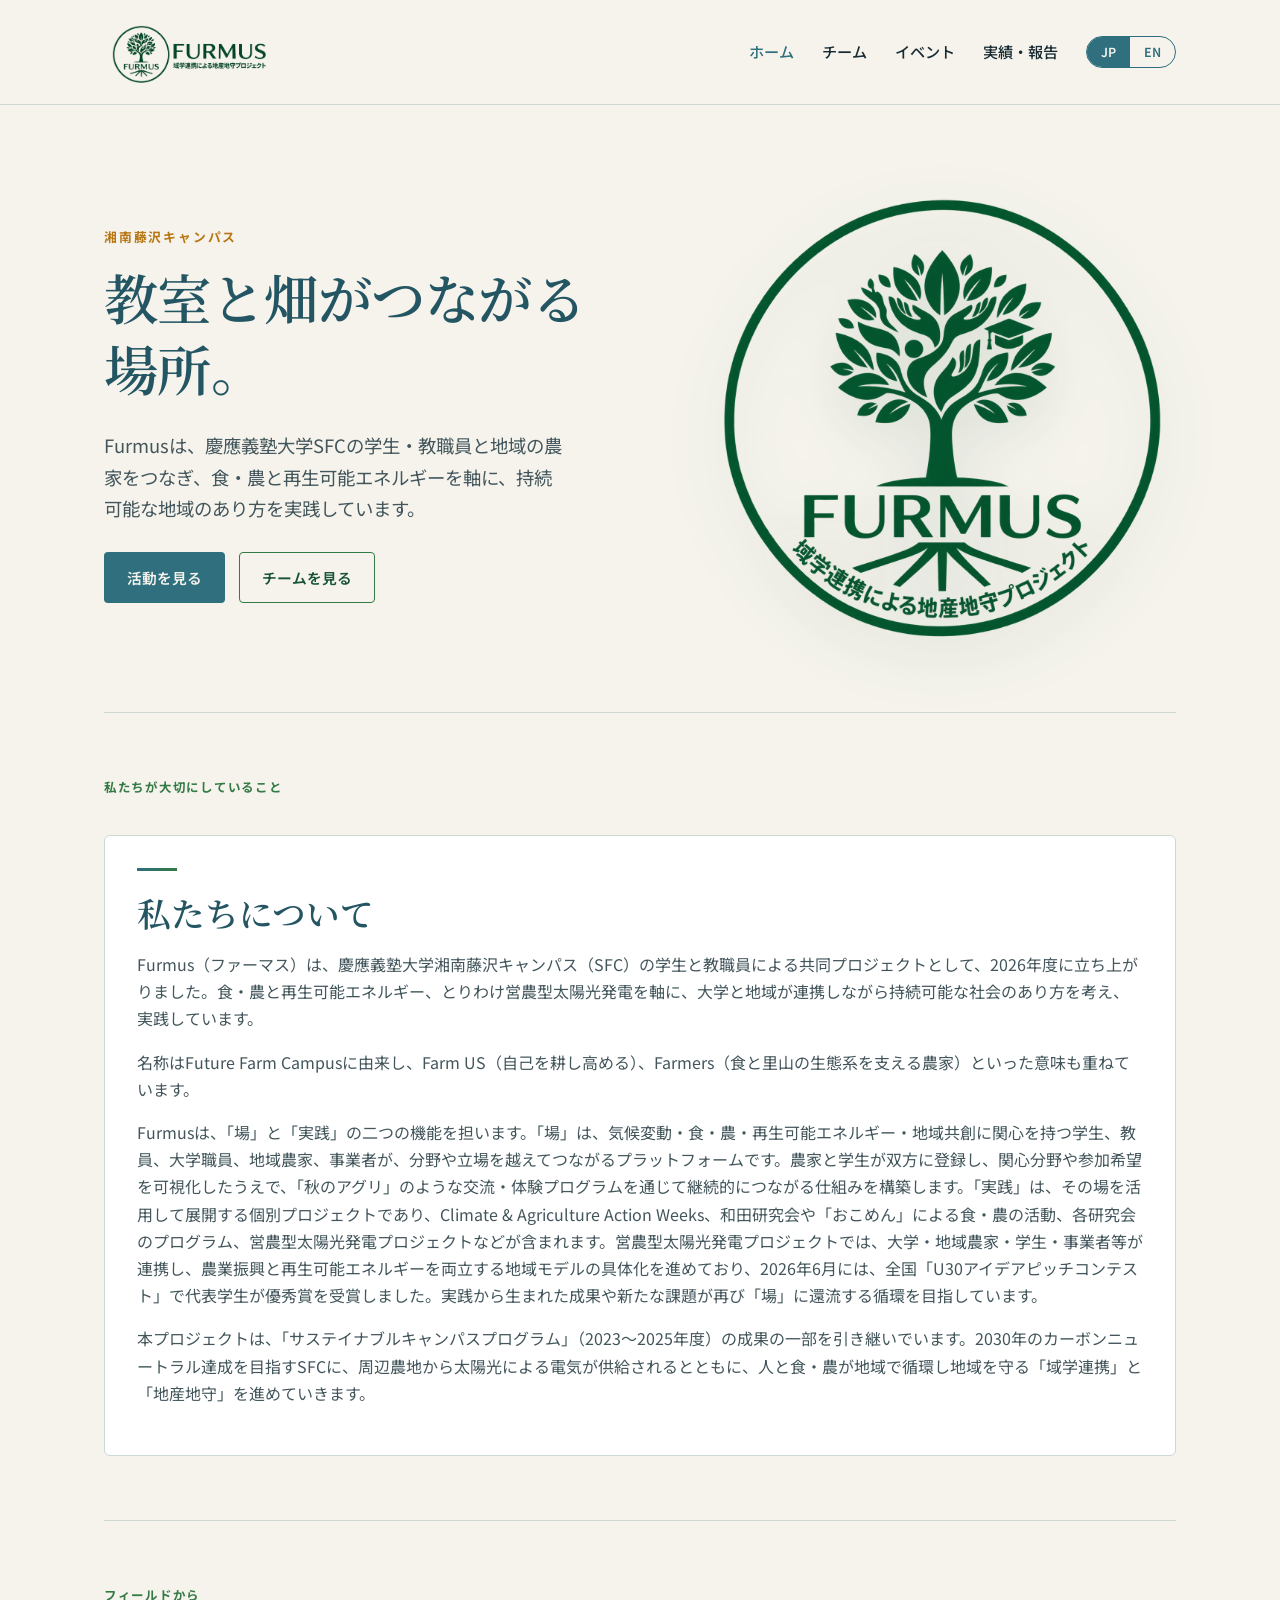
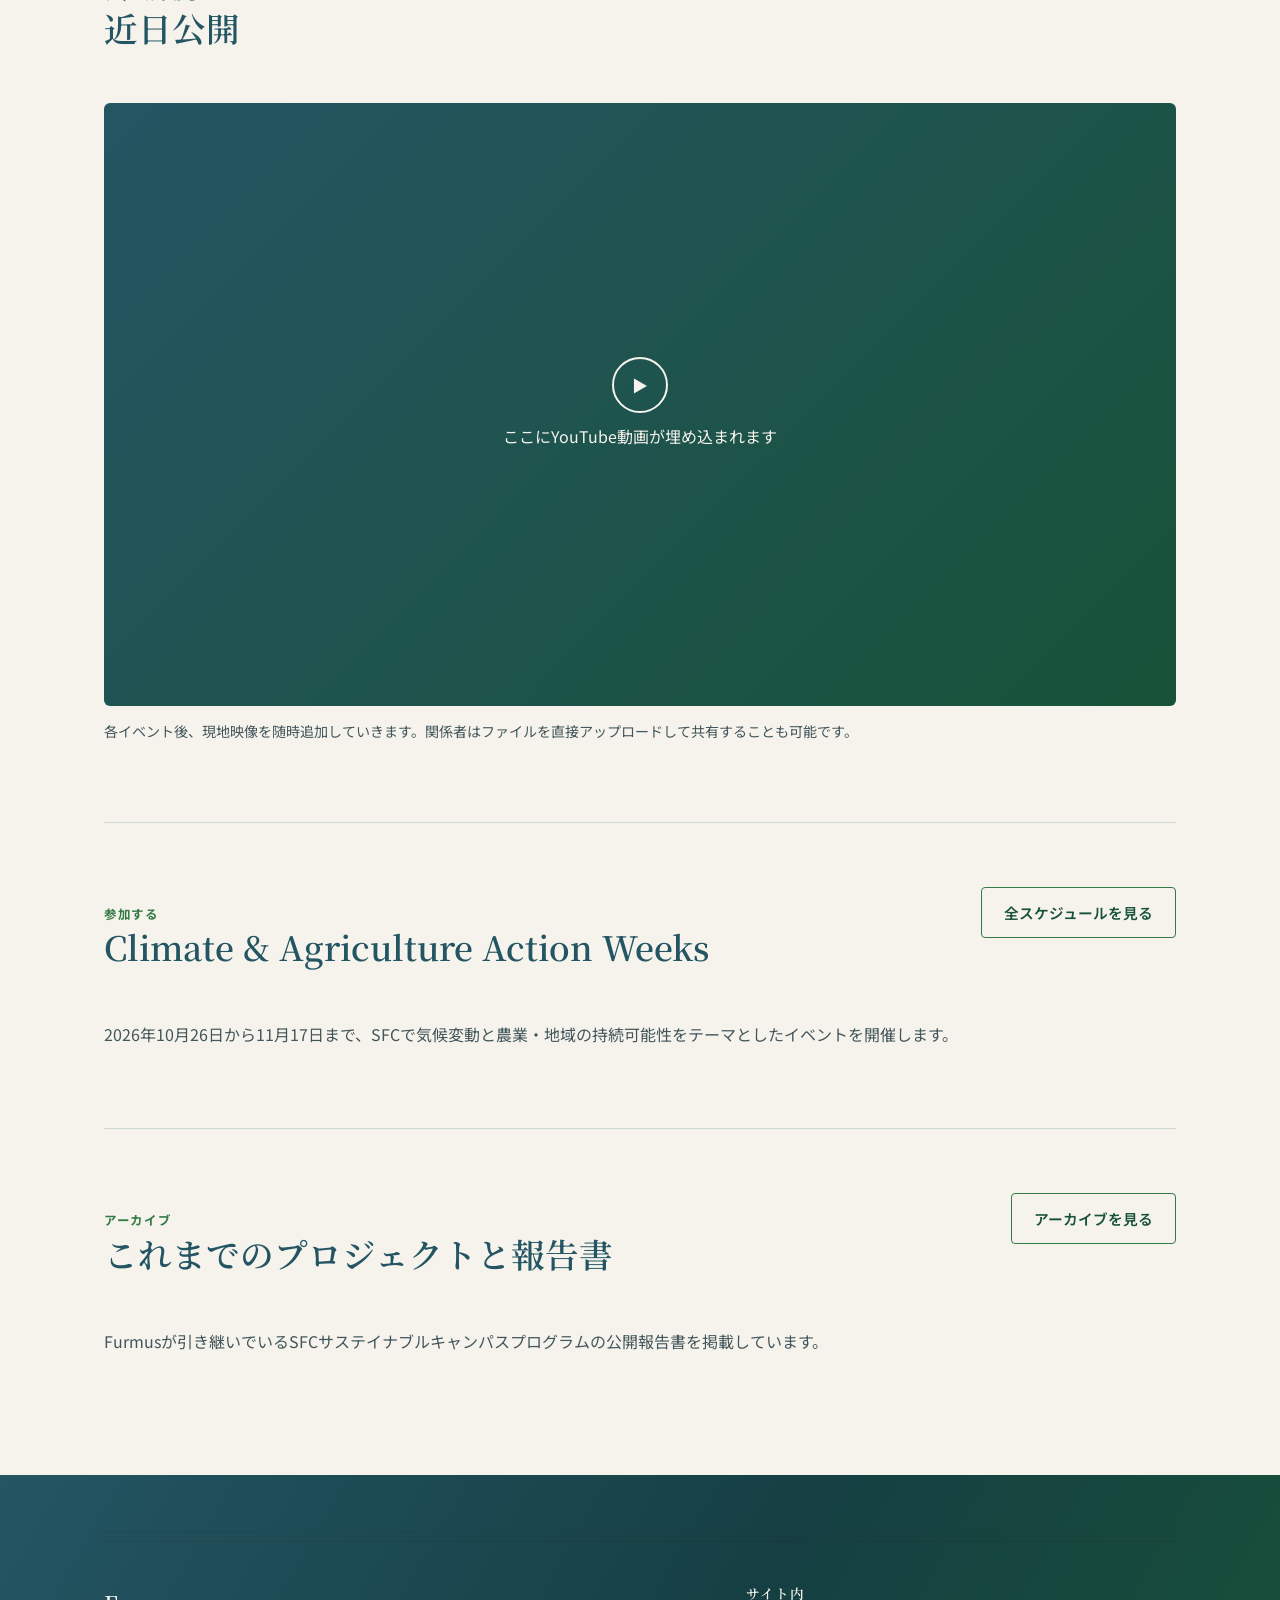
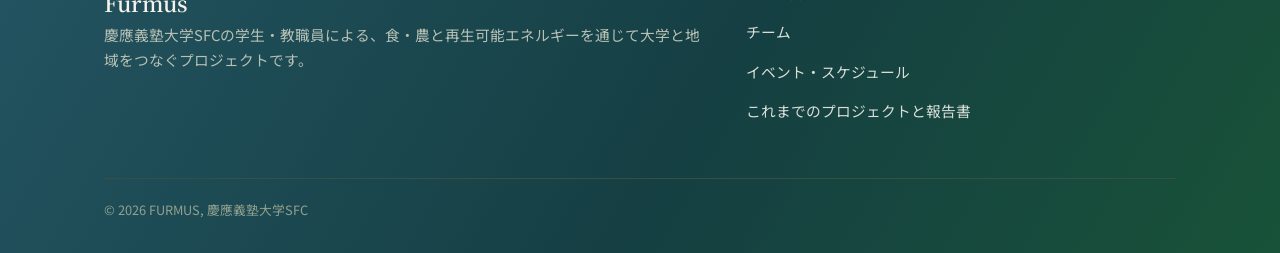
<file: index.html>
<!DOCTYPE html>
<html lang="ja">
<head>
<meta charset="UTF-8">
<meta name="viewport" content="width=device-width, initial-scale=1.0">
<title>Furmus — Keio SFC × Local Farmers</title>
<link rel="preconnect" href="https://fonts.googleapis.com">
<link href="https://fonts.googleapis.com/css2?family=Noto+Serif+JP:wght@500;600;700&family=Noto+Sans+JP:wght@400;500;700&display=swap" rel="stylesheet">
<link rel="stylesheet" href="styles.css">
</head>
<body>

<header class="site-header">
  <div class="wrap">
    <a href="index.html" class="brand">
      <img src="furmus-logo-horizontal.png" alt="FURMUS 域学連携による地産地守プロジェクト" class="brand-lockup">
    </a>
    <nav class="nav-main">
      <a href="index.html" class="active" data-en>Home</a>
      <a href="index.html" class="active" data-jp>ホーム</a>
      <a href="team.html" data-en>Team</a>
      <a href="team.html" data-jp>チーム</a>
      <a href="events.html" data-en>Events</a>
      <a href="events.html" data-jp>イベント</a>
      <a href="reports.html" data-en>Reports</a>
      <a href="reports.html" data-jp>実績・報告</a>
      <div class="lang-toggle">
        <button data-lang-btn="ja" class="is-active">JP</button>
        <button data-lang-btn="en">EN</button>
      </div>
    </nav>
    <button class="nav-toggle" aria-label="Toggle menu"><span></span><span></span><span></span></button>
  </div>
</header>

<div class="field-rule"></div>

<section class="hero">
  <div class="wrap hero-grid">
    <div>
      <div class="hero-eyebrow" data-en>Shonan Fujisawa Campus</div>
      <div class="hero-eyebrow" data-jp>湘南藤沢キャンパス</div>
      <h1 data-en>Where the classroom meets the field.</h1>
      <h1 data-jp>教室と畑がつながる場所。</h1>
      <p class="hero-lede" data-en>Furmus connects Keio SFC students, faculty, and staff with the farmers around the campus, working across food, farming, and renewable energy toward a region that sustains both.</p>
      <p class="hero-lede" data-jp>Furmusは、慶應義塾大学SFCの学生・教職員と地域の農家をつなぎ、食・農と再生可能エネルギーを軸に、持続可能な地域のあり方を実践しています。</p>
      <div class="hero-actions">
        <a href="events.html" class="btn btn-primary" data-en>See our programmes</a>
        <a href="events.html" class="btn btn-primary" data-jp>活動を見る</a>
        <a href="team.html" class="btn btn-outline" data-en>Meet the team</a>
        <a href="team.html" class="btn btn-outline" data-jp>チームを見る</a>
      </div>
    </div>
    <div class="hero-logo-wrap">
      <img src="furmus-logo.png" class="hero-logo" alt="FURMUS 域学連携による地産地守プロジェクト">
    </div>
  </div>
</section>

<div class="wrap"><hr class="field-divider"></div>

<section id="about">
  <div class="wrap">
    <div class="section-head">
      <div>
        <div class="section-label" data-en>What we stand for</div>
        <div class="section-label" data-jp>私たちが大切にしていること</div>
      </div>
    </div>
    <div class="mv-card">
      <h2 data-en>About us</h2>
      <h2 data-jp>私たちについて</h2>

      <p data-en>Furmus is a joint student and faculty project at Keio University's Shonan Fujisawa Campus, launched in 2026. It works where food and farming meet renewable energy, in particular agrivoltaics, where solar generation and cultivation share the same land, and it brings the campus and the surrounding region together to think through and practise what a sustainable society can look like.</p>
      <p data-jp>Furmus（ファーマス）は、慶應義塾大学湘南藤沢キャンパス（SFC）の学生と教職員による共同プロジェクトとして、2026年度に立ち上がりました。食・農と再生可能エネルギー、とりわけ営農型太陽光発電を軸に、大学と地域が連携しながら持続可能な社会のあり方を考え、実践しています。</p>

      <p data-en>The name comes from Future Farm Campus, and carries two further readings: Farm US, cultivating and raising ourselves, and Farmers, the people who sustain the food and satoyama ecosystems around the campus.</p>
      <p data-jp>名称はFuture Farm Campusに由来し、Farm US（自己を耕し高める）、Farmers（食と里山の生態系を支える農家）といった意味も重ねています。</p>

      <p data-en>Furmus is built to be two things at once. It is a place: a platform where students, faculty, university staff, local farmers, and businesses register, make their interests and availability visible, and stay connected through exchange programmes such as Aki no Agri. It is also a practice: the individual projects run on that platform, including Climate &amp; Agriculture Action Weeks, food and farming activities with the Wada Seminar and Okomen, programmes from individual seminars, and the agrivoltaics project. In that project, the university, local farmers, students, and businesses are working toward a regional model that combines agricultural development with renewable energy, and in June 2026 a student representative received an Excellence Award at the national U30 Idea Pitch Contest. Results and new questions from those projects flow back into the platform, and the cycle continues.</p>
      <p data-jp>Furmusは、「場」と「実践」の二つの機能を担います。「場」は、気候変動・食・農・再生可能エネルギー・地域共創に関心を持つ学生、教員、大学職員、地域農家、事業者が、分野や立場を越えてつながるプラットフォームです。農家と学生が双方に登録し、関心分野や参加希望を可視化したうえで、「秋のアグリ」のような交流・体験プログラムを通じて継続的につながる仕組みを構築します。「実践」は、その場を活用して展開する個別プロジェクトであり、Climate &amp; Agriculture Action Weeks、和田研究会や「おこめん」による食・農の活動、各研究会のプログラム、営農型太陽光発電プロジェクトなどが含まれます。営農型太陽光発電プロジェクトでは、大学・地域農家・学生・事業者等が連携し、農業振興と再生可能エネルギーを両立する地域モデルの具体化を進めており、2026年6月には、全国「U30アイデアピッチコンテスト」で代表学生が優秀賞を受賞しました。実践から生まれた成果や新たな課題が再び「場」に還流する循環を目指しています。</p>

      <p data-en>The project carries forward part of the Sustainable Campus Program (2023 to 2025). SFC is working toward carbon neutrality by 2030, and Furmus is building toward a model in which neighbouring farmland supplies the campus with solar electricity while people, food, and farming circulate within the region: collaboration between region and university (域学連携), and producing locally in order to protect locally (地産地守).</p>
      <p data-jp>本プロジェクトは、「サステイナブルキャンパスプログラム」（2023〜2025年度）の成果の一部を引き継いでいます。2030年のカーボンニュートラル達成を目指すSFCに、周辺農地から太陽光による電気が供給されるとともに、人と食・農が地域で循環し地域を守る「域学連携」と「地産地守」を進めていきます。</p>
    </div>
  </div>
</section>

<div class="wrap"><hr class="field-divider"></div>

<section id="video">
  <div class="wrap">
    <div class="section-head">
      <div>
        <div class="section-label" data-en>From the field</div>
        <div class="section-label" data-jp>フィールドから</div>
        <h2 data-en>Coming soon</h2>
        <h2 data-jp>近日公開</h2>
      </div>
    </div>
    <div class="video-frame">
      <!-- Replace src below with the project's actual YouTube embed link -->
      <div class="video-placeholder">
        <div class="play-dot">▶</div>
        <span data-en>YouTube video will be embedded here</span>
        <span data-jp>ここにYouTube動画が埋め込まれます</span>
      </div>
      <!-- <iframe src="https://www.youtube.com/embed/VIDEO_ID" title="Furmus" allowfullscreen></iframe> -->
    </div>
    <p class="upload-note" data-en>Field recordings and event footage are added here after each event. Collaborators can also upload files directly for the team to review.</p>
    <p class="upload-note" data-jp>各イベント後、現地映像を随時追加していきます。関係者はファイルを直接アップロードして共有することも可能です。</p>
  </div>
</section>

<div class="wrap"><hr class="field-divider"></div>

<section>
  <div class="wrap">
    <div class="section-head">
      <div>
        <div class="section-label" data-en>Get involved</div>
        <div class="section-label" data-jp>参加する</div>
        <h2 data-en>Climate &amp; Agriculture Action Weeks</h2>
        <h2 data-jp>Climate &amp; Agriculture Action Weeks</h2>
      </div>
      <a href="events.html" class="btn btn-outline" data-en>View full schedule</a>
      <a href="events.html" class="btn btn-outline" data-jp>全スケジュールを見る</a>
    </div>
    <p data-en>From 26 October to 17 November 2026, FURMUS will host events at SFC on climate change and the sustainability of agriculture and local communities.</p>
    <p data-jp>2026年10月26日から11月17日まで、SFCで気候変動と農業・地域の持続可能性をテーマとしたイベントを開催します。</p>
  </div>
</section>

<div class="wrap"><hr class="field-divider"></div>

<section>
  <div class="wrap">
    <div class="section-head">
      <div>
        <div class="section-label" data-en>Archive</div>
        <div class="section-label" data-jp>アーカイブ</div>
        <h2 data-en>Previous projects and reports</h2>
        <h2 data-jp>これまでのプロジェクトと報告書</h2>
      </div>
      <a href="reports.html" class="btn btn-outline" data-en>Open the archive</a>
      <a href="reports.html" class="btn btn-outline" data-jp>アーカイブを見る</a>
    </div>
    <p data-en>Published reports from the SFC Sustainable Campus Program, the programme Furmus carries forward.</p>
    <p data-jp>Furmusが引き継いでいるSFCサステイナブルキャンパスプログラムの公開報告書を掲載しています。</p>
  </div>
</section>

<footer class="site-footer" id="contact">
  <div class="wrap">
    <div class="field-rule"></div>
    <div class="footer-grid">
      <div>
        <a href="index.html" class="brand">Furmus</a>
        <p data-en>A Keio SFC student and faculty project connecting the campus with the surrounding region through food, farming, and renewable energy.</p>
        <p data-jp>慶應義塾大学SFCの学生・教職員による、食・農と再生可能エネルギーを通じて大学と地域をつなぐプロジェクトです。</p>
      </div>
      <div>
        <h4 data-en>Explore</h4>
        <h4 data-jp>サイト内</h4>
        <p><a href="team.html" data-en>Team</a><a href="team.html" data-jp>チーム</a></p>
        <p><a href="events.html" data-en>Events &amp; Schedule</a><a href="events.html" data-jp>イベント・スケジュール</a></p>
        <p><a href="reports.html" data-en>Previous projects &amp; reports</a><a href="reports.html" data-jp>これまでのプロジェクトと報告書</a></p>
      </div>
    </div>
    <div class="footer-bottom">
      <span data-en>© 2026 FURMUS, Keio University SFC.</span>
      <span data-jp>© 2026 FURMUS, 慶應義塾大学SFC</span>
    </div>
  </div>
</footer>

<script src="script.js"></script>
</body>
</html>
</file>
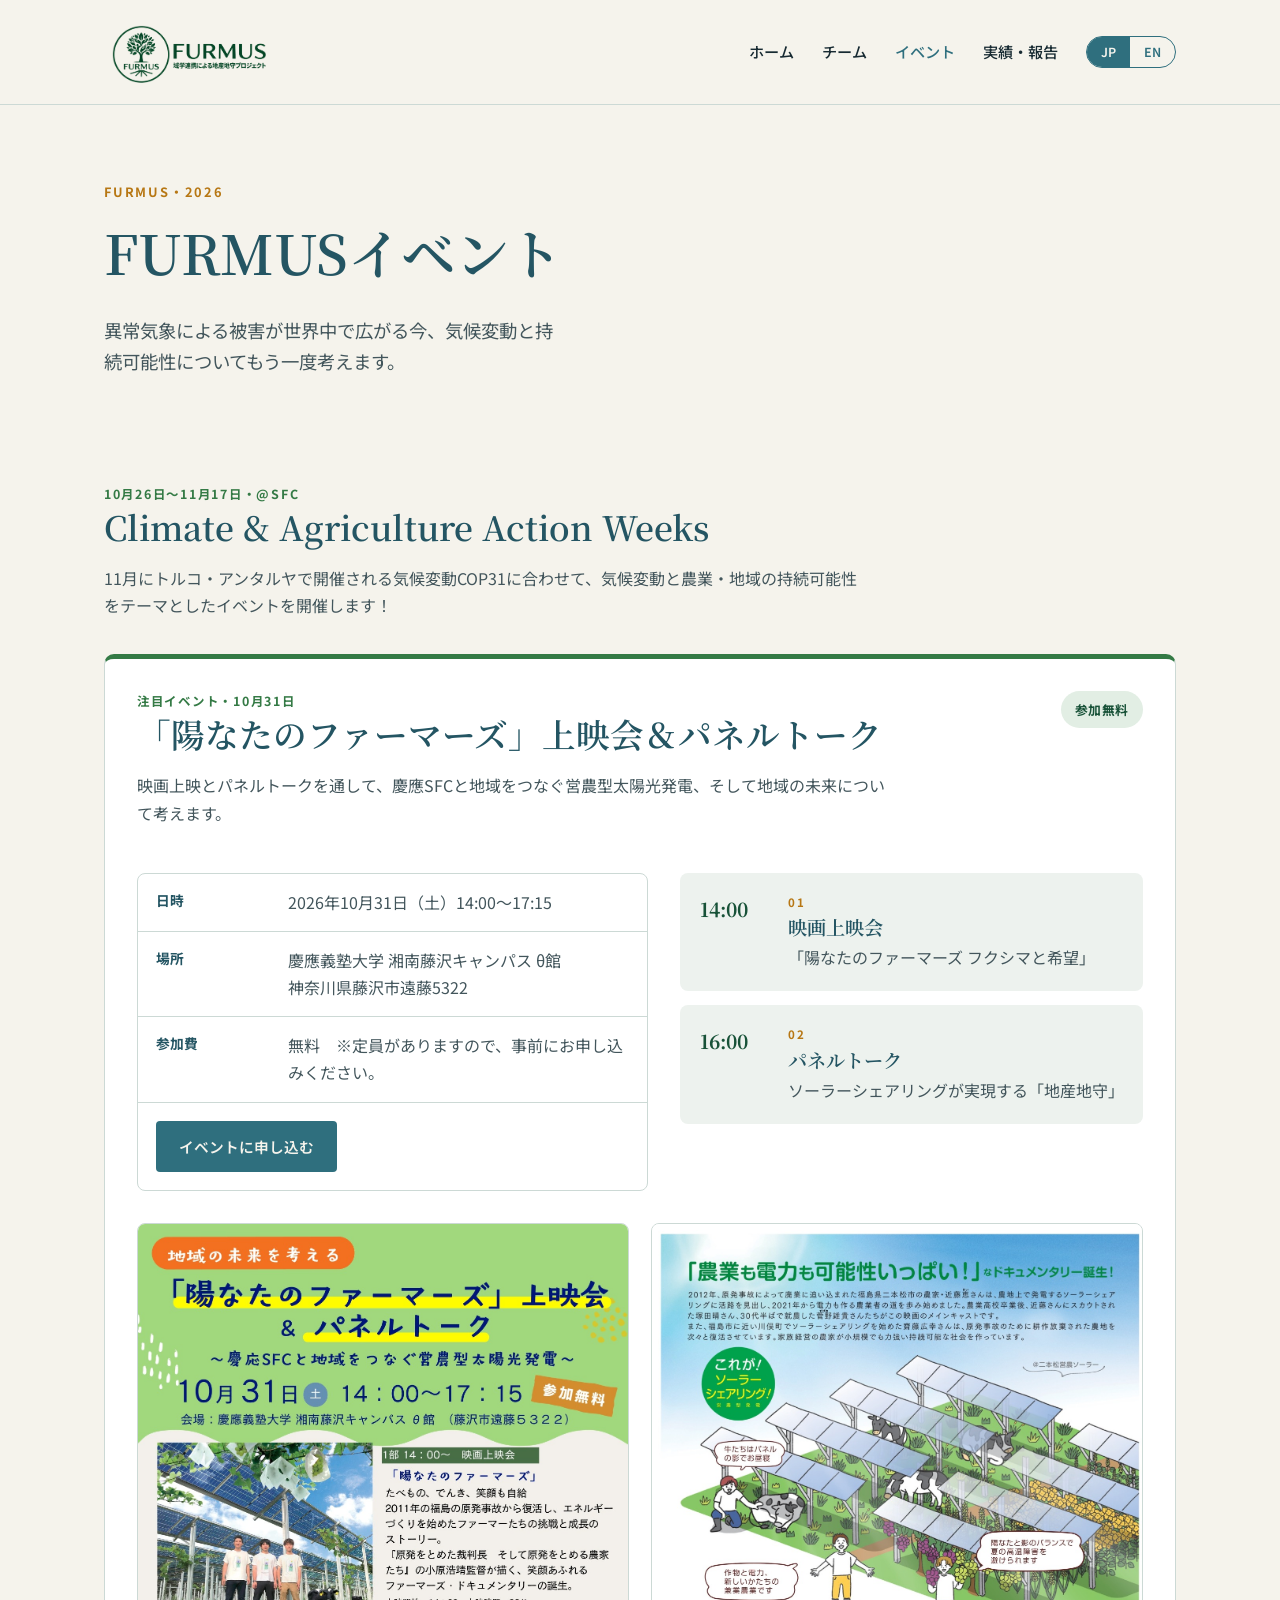
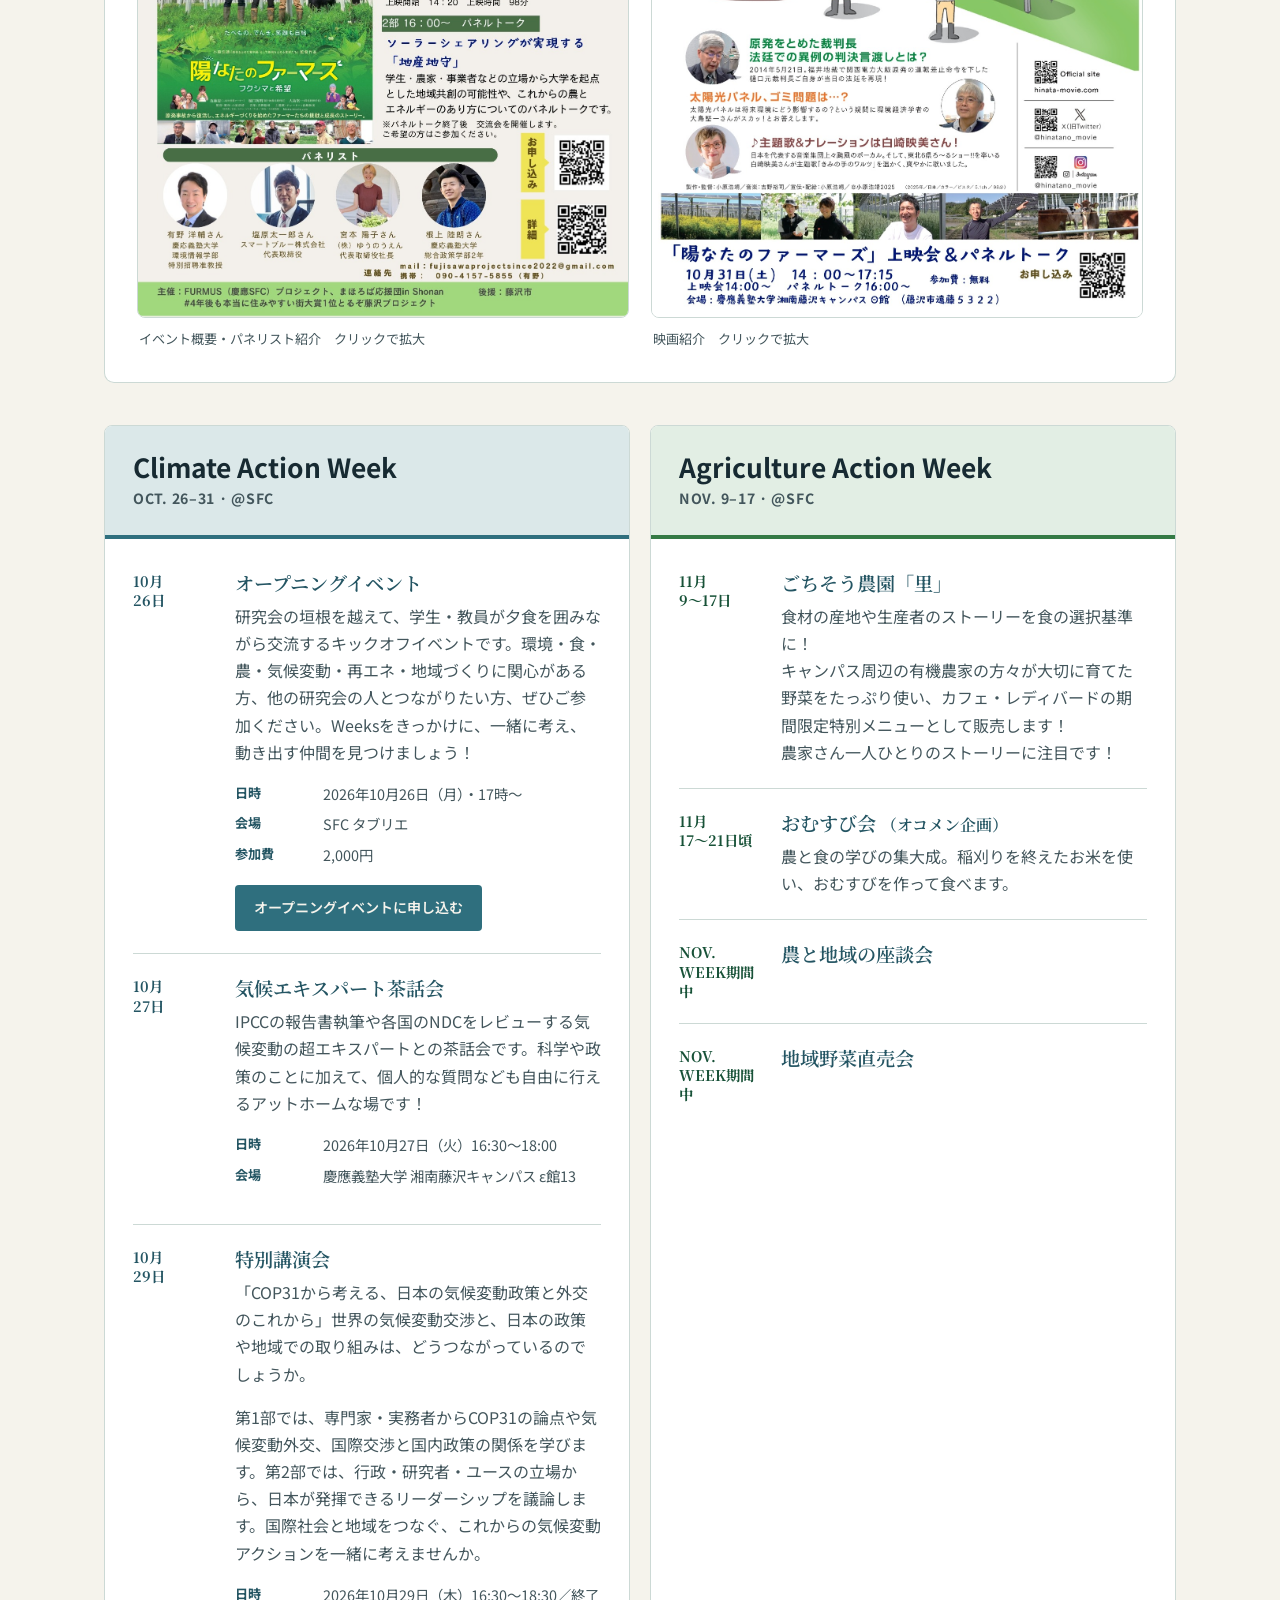
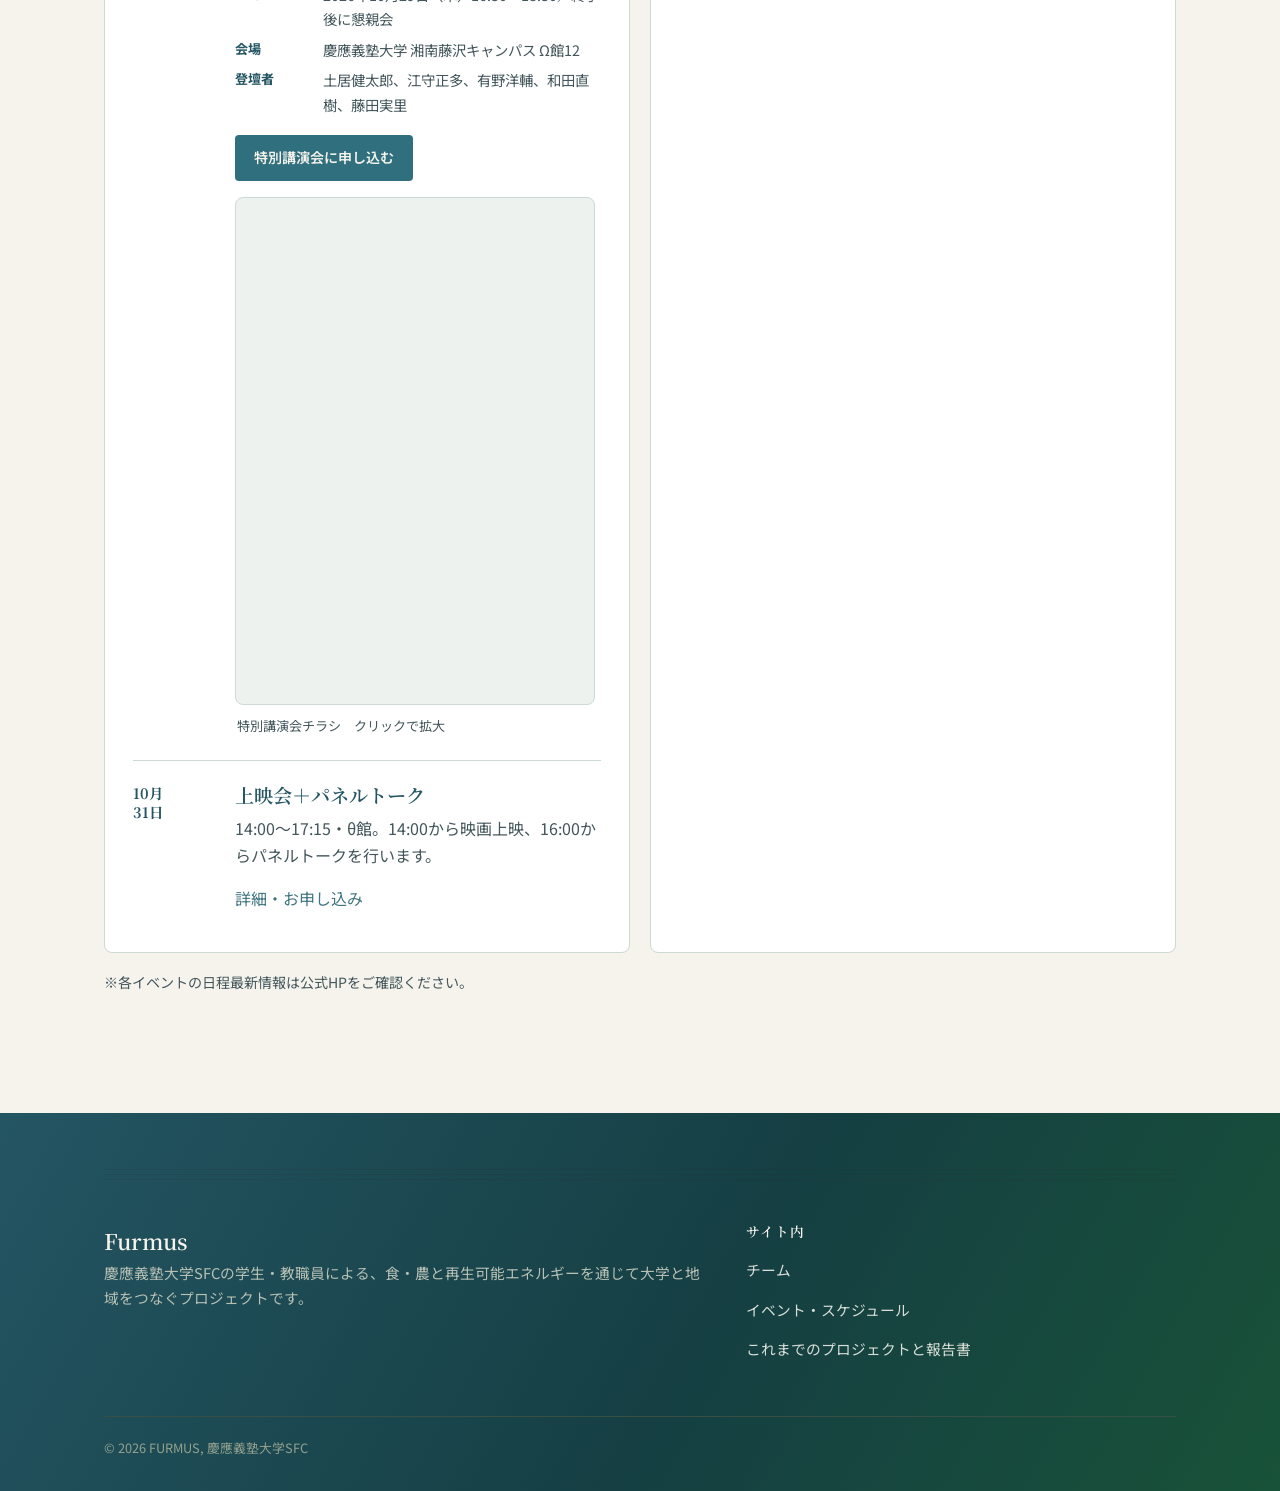
<file: event-detail.html>
<!DOCTYPE html>
<html lang="ja">
<head>
<meta charset="UTF-8">
<meta name="viewport" content="width=device-width, initial-scale=1.0">
<meta http-equiv="refresh" content="0; url=events.html">
<title>FURMUS Events 2026</title>
<link rel="canonical" href="events.html">
<link rel="stylesheet" href="styles.css">
</head>
<body>
  <main>
    <section>
      <div class="wrap">
        <h1>FURMUS Events 2026</h1>
        <p><a href="events.html">イベントページへ移動します / Continue to the events page</a></p>
      </div>
    </section>
  </main>
</body>
</html>
</file>
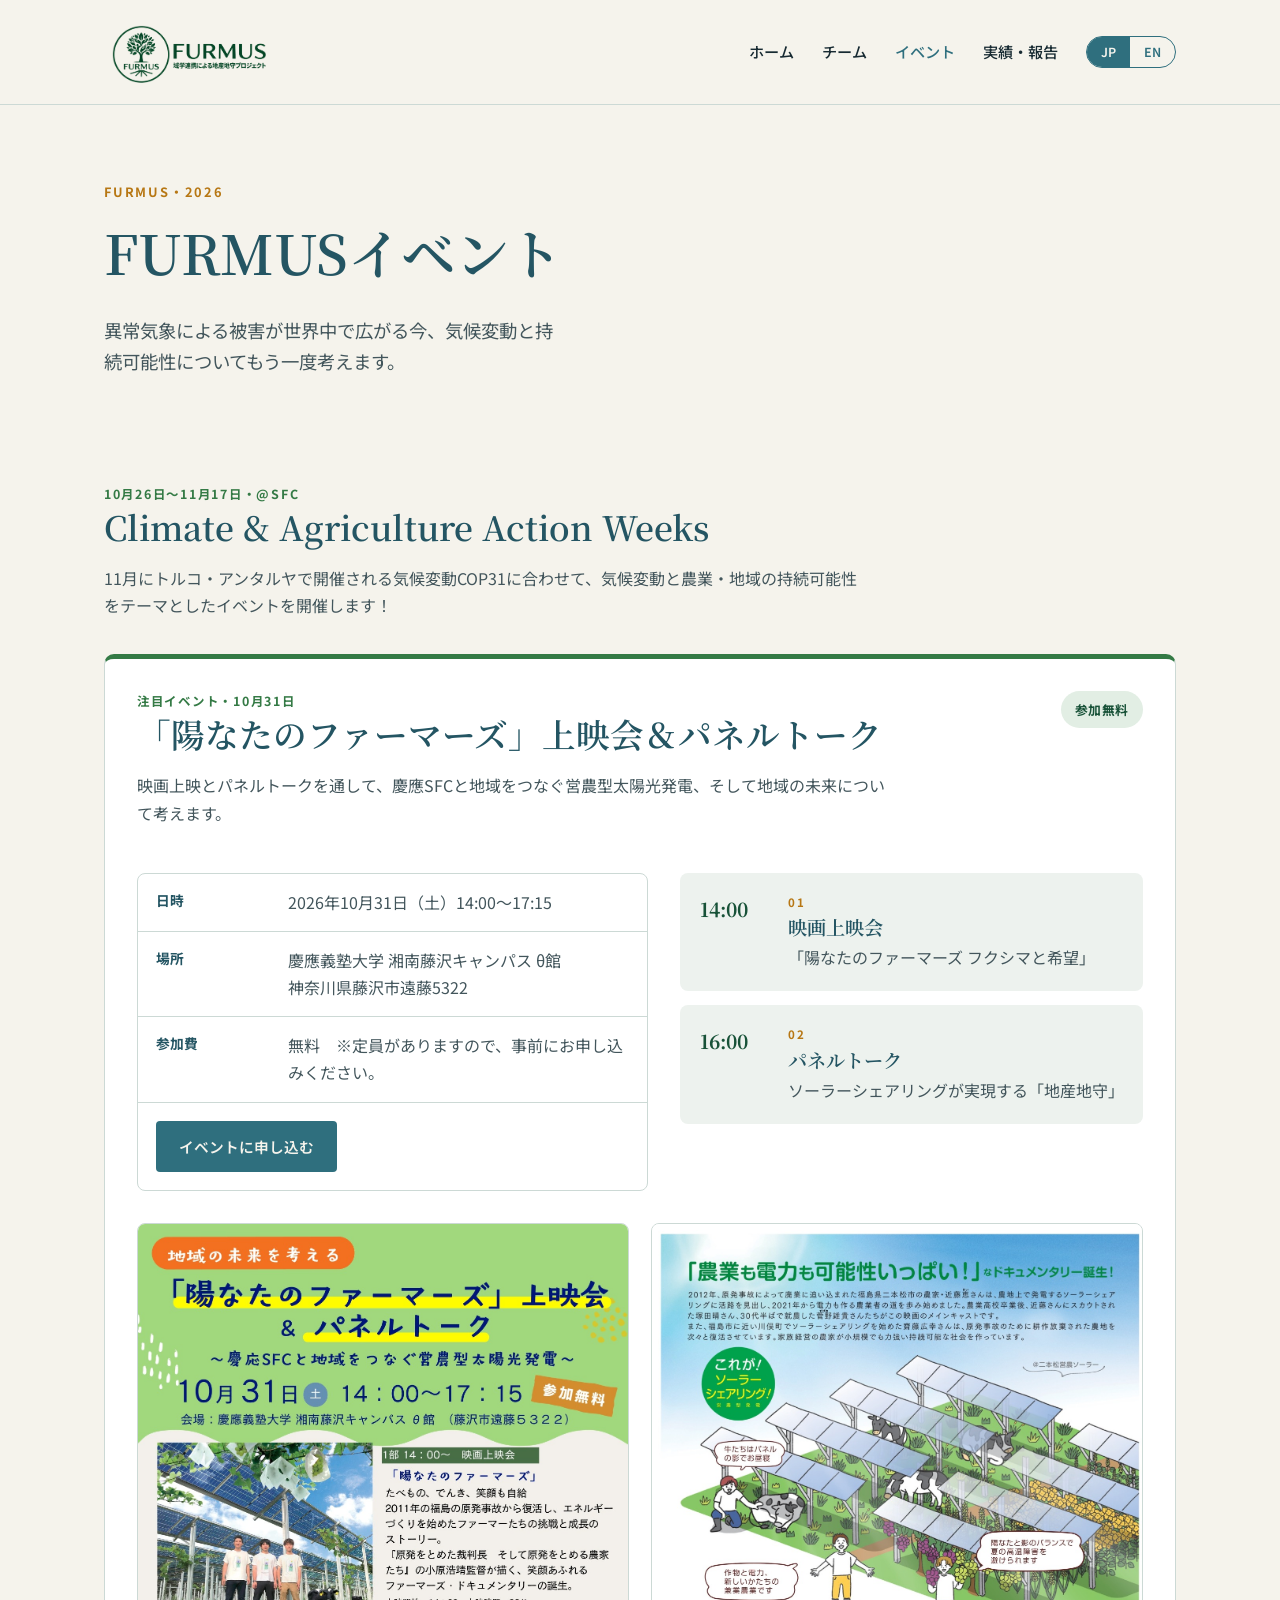
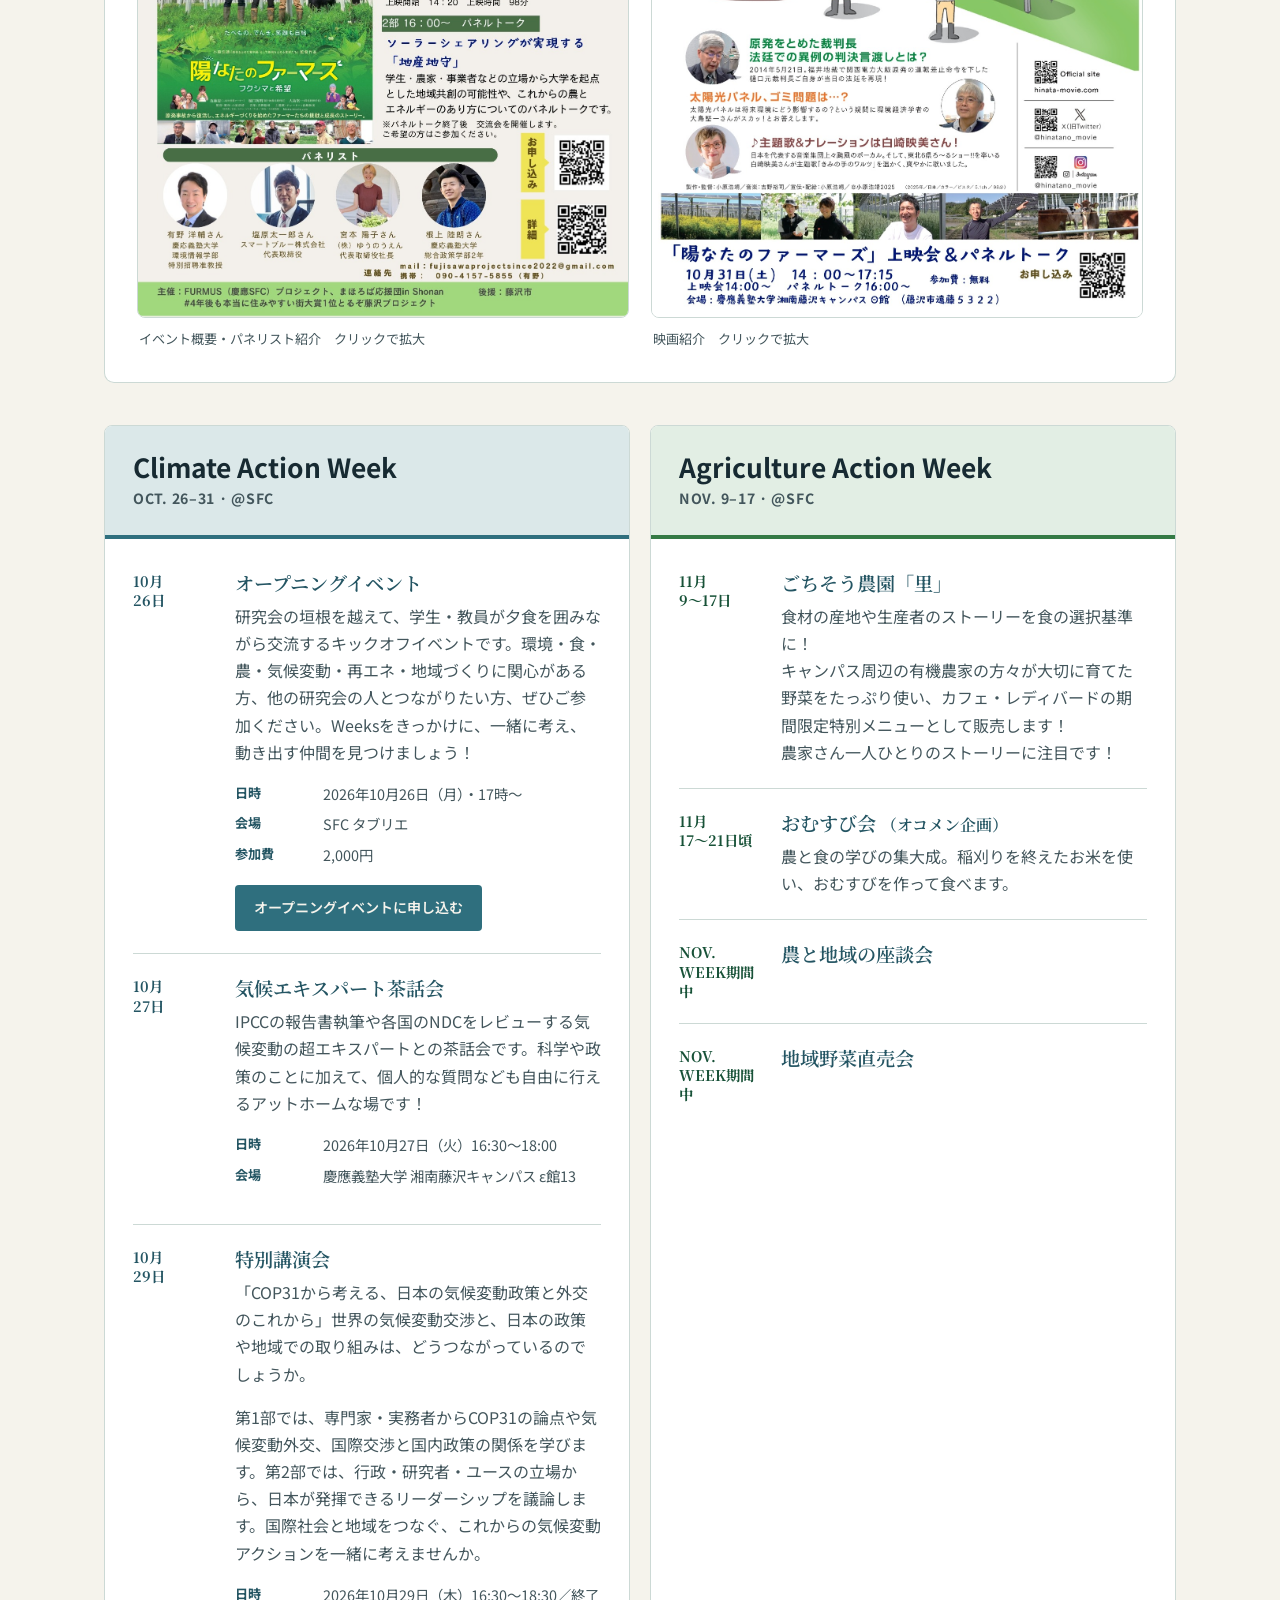
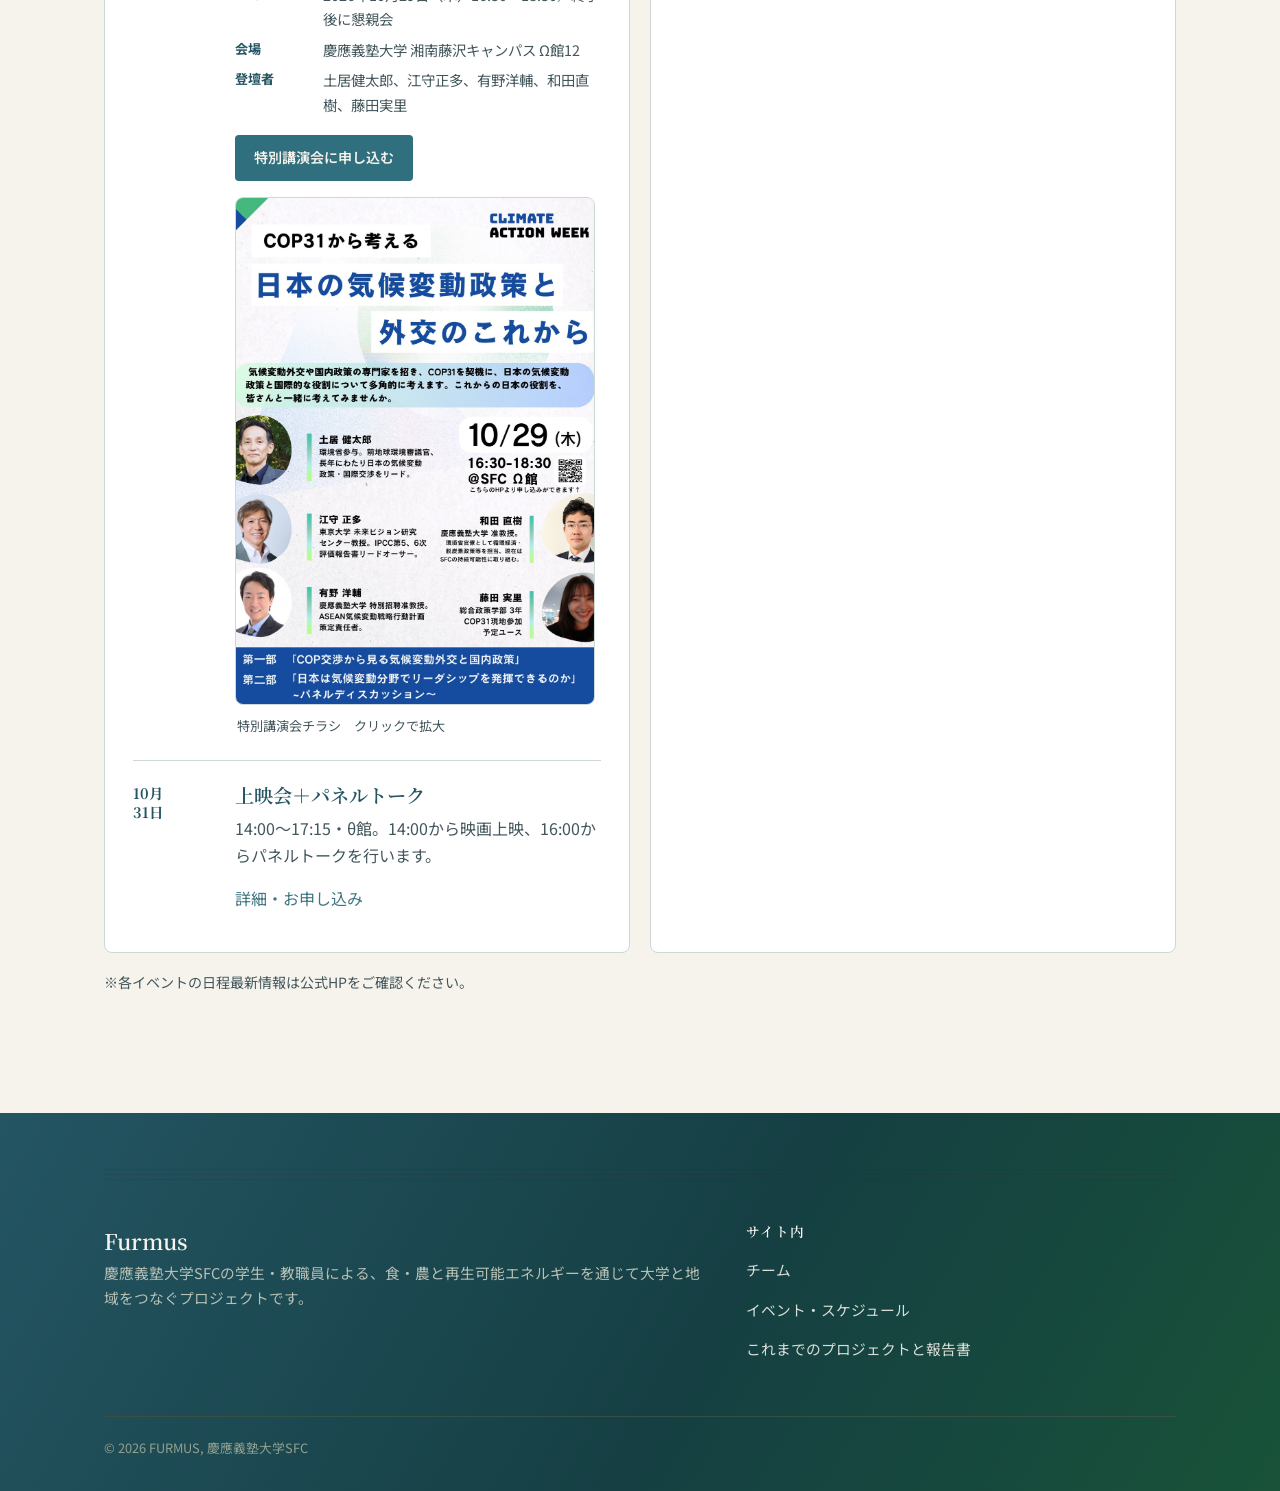
<file: events.html>
<!DOCTYPE html>
<html lang="ja">
<head>
<meta charset="UTF-8">
<meta name="viewport" content="width=device-width, initial-scale=1.0">
<title>FURMUS Events 2026 — Furmus</title>
<link rel="preconnect" href="https://fonts.googleapis.com">
<link href="https://fonts.googleapis.com/css2?family=Noto+Serif+JP:wght@500;600;700&family=Noto+Sans+JP:wght@400;500;700&display=swap" rel="stylesheet">
<link rel="stylesheet" href="styles.css">
</head>
<body>

<header class="site-header">
  <div class="wrap">
    <a href="index.html" class="brand">
      <img src="furmus-logo-horizontal.png" alt="FURMUS 域学連携による地産地守プロジェクト" class="brand-lockup">
    </a>
    <nav class="nav-main" id="primary-navigation">
      <a href="index.html" data-en>Home</a>
      <a href="index.html" data-jp>ホーム</a>
      <a href="team.html" data-en>Team</a>
      <a href="team.html" data-jp>チーム</a>
      <a href="events.html" class="active" data-en>Events</a>
      <a href="events.html" class="active" data-jp>イベント</a>
      <a href="reports.html" data-en>Reports</a>
      <a href="reports.html" data-jp>実績・報告</a>
      <div class="lang-toggle">
        <button data-lang-btn="ja" class="is-active">JP</button>
        <button data-lang-btn="en">EN</button>
      </div>
    </nav>
    <button class="nav-toggle" aria-label="Toggle menu" aria-controls="primary-navigation" aria-expanded="false"><span></span><span></span><span></span></button>
  </div>
</header>

<div class="field-rule"></div>

<section class="hero" style="padding-bottom:24px;">
  <div class="wrap">
    <div class="hero-eyebrow" data-en>FURMUS · 2026</div>
    <div class="hero-eyebrow" data-jp>FURMUS・2026</div>
    <h1 data-en>FURMUS Events</h1>
    <h1 data-jp>FURMUSイベント</h1>
    <p class="hero-lede" data-en>Climate &amp; Agriculture Action Weeks bring SFC together to reconsider climate change and sustainability as extreme-weather damage spreads worldwide.</p>
    <p class="hero-lede" data-jp>異常気象による被害が世界中で広がる今、気候変動と持続可能性についてもう一度考えます。</p>
  </div>
</section>

<section>
  <div class="wrap">
    <div class="action-weeks-intro">
      <div class="section-label" data-en>Oct. 26 to Nov. 17 · @SFC</div>
      <div class="section-label" data-jp>10月26日〜11月17日・@SFC</div>
      <h2>Climate &amp; Agriculture Action Weeks</h2>
      <p data-en>In conjunction with COP31, which will be held in Antalya, Türkiye in November, we will hold events on climate change and the sustainability of agriculture and local communities.</p>
      <p data-jp>11月にトルコ・アンタルヤで開催される気候変動COP31に合わせて、気候変動と農業・地域の持続可能性をテーマとしたイベントを開催します！</p>
    </div>

    <section class="featured-event" id="hinata-event">
      <div class="featured-event-head">
        <div>
          <div class="section-label" data-en>Featured event · 31 October</div>
          <div class="section-label" data-jp>注目イベント・10月31日</div>
          <h2 data-en>“Hinata no Farmers” Film Screening &amp; Panel Talk</h2>
          <h2 data-jp>「陽なたのファーマーズ」上映会＆パネルトーク</h2>
          <p data-en>Consider the future of the region through a documentary screening and a discussion on agrivoltaics connecting Keio SFC with local communities.</p>
          <p data-jp>映画上映とパネルトークを通して、慶應SFCと地域をつなぐ営農型太陽光発電、そして地域の未来について考えます。</p>
        </div>
        <div class="event-badge" data-en>Free admission</div>
        <div class="event-badge" data-jp>参加無料</div>
      </div>

      <div class="featured-event-grid">
        <div class="event-facts">
          <div class="event-fact">
            <strong data-en>Date and time</strong>
            <strong data-jp>日時</strong>
            <span data-en>Saturday, 31 October 2026 · 14:00–17:15</span>
            <span data-jp>2026年10月31日（土）14:00～17:15</span>
          </div>
          <div class="event-fact">
            <strong data-en>Venue</strong>
            <strong data-jp>場所</strong>
            <span data-en>θ (Theta) Building, Keio University Shonan Fujisawa Campus<br>5322 Endo, Fujisawa, Kanagawa</span>
            <span data-jp>慶應義塾大学 湘南藤沢キャンパス θ館<br>神奈川県藤沢市遠藤5322</span>
          </div>
          <div class="event-fact">
            <strong data-en>Admission</strong>
            <strong data-jp>参加費</strong>
            <span data-en>Free. Capacity is limited, so advance registration is required.</span>
            <span data-jp>無料　※定員がありますので、事前にお申し込みください。</span>
          </div>
          <a class="btn btn-primary event-register" href="https://forms.gle/f4UfMbMzyqUa9owX9" target="_blank" rel="noopener">
            <span data-en>Register for the event</span>
            <span data-jp>イベントに申し込む</span>
          </a>
        </div>

        <div class="event-agenda">
          <div class="agenda-item">
            <time>14:00</time>
            <div>
              <span class="agenda-number">01</span>
              <h3 data-en>Film screening</h3>
              <h3 data-jp>映画上映会</h3>
              <p data-en>“Hinata no Farmers: Fukushima and Hope”</p>
              <p data-jp>「陽なたのファーマーズ フクシマと希望」</p>
            </div>
          </div>
          <div class="agenda-item">
            <time>16:00</time>
            <div>
              <span class="agenda-number">02</span>
              <h3 data-en>Panel talk</h3>
              <h3 data-jp>パネルトーク</h3>
              <p data-en>“Local Production, Local Protection” made possible by agrivoltaics</p>
              <p data-jp>ソーラーシェアリングが実現する「地産地守」</p>
            </div>
          </div>
        </div>
      </div>

      <div class="flyer-gallery">
        <figure class="flyer-card">
          <a href="hinata-farmers-flyer-event.jpg" target="_blank" rel="noopener">
            <img src="hinata-farmers-flyer-event.jpg" alt="陽なたのファーマーズ上映会＆パネルトーク イベントチラシ" loading="lazy" decoding="async">
          </a>
          <figcaption data-en>Event programme and panellists · Select to enlarge</figcaption>
          <figcaption data-jp>イベント概要・パネリスト紹介　クリックで拡大</figcaption>
        </figure>
        <figure class="flyer-card">
          <a href="hinata-farmers-flyer-film.jpg" target="_blank" rel="noopener">
            <img src="hinata-farmers-flyer-film.jpg" alt="映画 陽なたのファーマーズ フクシマと希望 紹介チラシ" loading="lazy" decoding="async">
          </a>
          <figcaption data-en>About the documentary · Select to enlarge</figcaption>
          <figcaption data-jp>映画紹介　クリックで拡大</figcaption>
        </figure>
      </div>
    </section>

    <div class="action-weeks-grid">
      <section class="week-card">
        <div class="week-heading">
          <strong>Climate Action Week</strong>
          <span>OCT. 26–31 · @SFC</span>
        </div>
        <div class="schedule-column">
        <article class="schedule-entry">
          <div class="schedule-date" data-en>Oct.<br>26</div>
          <div class="schedule-date" data-jp>10月<br>26日</div>
          <div>
            <h3 data-en>Opening Event</h3>
            <h3 data-jp>オープニングイベント</h3>
            <p data-en>A kick-off event where students and faculty gather over dinner and connect across research seminars. If you are interested in the environment, food, farming, climate change, renewable energy, or community building, or you want to meet people from other seminars, you are very welcome. Let’s use the Weeks as a chance to find people to think and act with!</p>
            <p data-jp>研究会の垣根を越えて、学生・教員が夕食を囲みながら交流するキックオフイベントです。環境・食・農・気候変動・再エネ・地域づくりに関心がある方、他の研究会の人とつながりたい方、ぜひご参加ください。Weeksをきっかけに、一緒に考え、動き出す仲間を見つけましょう！</p>
            <div class="entry-facts" data-en>
              <div class="entry-fact"><strong>Date</strong><span>Monday, 26 October 2026 · from 17:00</span></div>
              <div class="entry-fact"><strong>Venue</strong><span>SFC Tablier</span></div>
              <div class="entry-fact"><strong>Fee</strong><span>¥2,000</span></div>
            </div>
            <div class="entry-facts" data-jp>
              <div class="entry-fact"><strong>日時</strong><span>2026年10月26日（月）・17時～</span></div>
              <div class="entry-fact"><strong>会場</strong><span>SFC タブリエ</span></div>
              <div class="entry-fact"><strong>参加費</strong><span>2,000円</span></div>
            </div>
            <a class="btn btn-primary entry-register" href="https://forms.gle/4LsVizRtpX2F11u76" target="_blank" rel="noopener" data-en>Register for the Opening Event</a>
            <a class="btn btn-primary entry-register" href="https://forms.gle/4LsVizRtpX2F11u76" target="_blank" rel="noopener" data-jp>オープニングイベントに申し込む</a>
          </div>
        </article>

        <article class="schedule-entry">
          <div class="schedule-date" data-en>Oct.<br>27</div>
          <div class="schedule-date" data-jp>10月<br>27日</div>
          <div>
            <h3 data-en>Climate Experts’ Tea Gathering</h3>
            <h3 data-jp>気候エキスパート茶話会</h3>
            <p data-en>A tea gathering with a leading climate expert who writes for IPCC reports and reviews countries’ NDCs. Alongside science and policy, feel free to ask personal questions too. It is a relaxed, homely setting!</p>
            <p data-jp>IPCCの報告書執筆や各国のNDCをレビューする気候変動の超エキスパートとの茶話会です。科学や政策のことに加えて、個人的な質問なども自由に行えるアットホームな場です！</p>
            <div class="entry-facts" data-en>
              <div class="entry-fact"><strong>Date</strong><span>Tuesday, 27 October 2026 · 16:30–18:00</span></div>
              <div class="entry-fact"><strong>Venue</strong><span>ε (Epsilon) Building 13, Keio University Shonan Fujisawa Campus</span></div>
            </div>
            <div class="entry-facts" data-jp>
              <div class="entry-fact"><strong>日時</strong><span>2026年10月27日（火）16:30～18:00</span></div>
              <div class="entry-fact"><strong>会場</strong><span>慶應義塾大学 湘南藤沢キャンパス ε館13</span></div>
            </div>
          </div>
        </article>

        <article class="schedule-entry">
          <div class="schedule-date" data-en>Oct.<br>29</div>
          <div class="schedule-date" data-jp>10月<br>29日</div>
          <div>
            <h3 data-en>Special Lecture</h3>
            <h3 data-jp>特別講演会</h3>
            <p data-en>“Thinking from COP31: The Future of Japan’s Climate Policy and Diplomacy.” How do global climate negotiations connect with Japan’s policies and local initiatives?</p>
            <p data-jp>「COP31から考える、日本の気候変動政策と外交のこれから」世界の気候変動交渉と、日本の政策や地域での取り組みは、どうつながっているのでしょうか。</p>
            <p data-en>In Part 1, experts and practitioners explain the key issues at COP31, climate diplomacy, and how international negotiations relate to domestic policy. In Part 2, speakers from government, research, and youth discuss the leadership Japan can show. Join us in thinking about climate action that connects the international community and local regions.</p>
            <p data-jp>第1部では、専門家・実務者からCOP31の論点や気候変動外交、国際交渉と国内政策の関係を学びます。第2部では、行政・研究者・ユースの立場から、日本が発揮できるリーダーシップを議論します。国際社会と地域をつなぐ、これからの気候変動アクションを一緒に考えませんか。</p>
            <div class="entry-facts" data-en>
              <div class="entry-fact"><strong>Date</strong><span>Thursday, 29 October 2026 · 16:30–18:30, followed by a reception</span></div>
              <div class="entry-fact"><strong>Venue</strong><span>Ω (Omega) Building 12, Keio University Shonan Fujisawa Campus</span></div>
              <div class="entry-fact"><strong>Speakers</strong><span>Kentaro Doi, Seita Emori, Yosuke Arino, Naoki Wada, Minori Fujita</span></div>
            </div>
            <div class="entry-facts" data-jp>
              <div class="entry-fact"><strong>日時</strong><span>2026年10月29日（木）16:30〜18:30／終了後に懇親会</span></div>
              <div class="entry-fact"><strong>会場</strong><span>慶應義塾大学 湘南藤沢キャンパス Ω館12</span></div>
              <div class="entry-fact"><strong>登壇者</strong><span>土居健太郎、江守正多、有野洋輔、和田直樹、藤田実里</span></div>
            </div>
            <a class="btn btn-primary entry-register" href="https://forms.gle/kZ4Sv6d48NJGp1kH6" target="_blank" rel="noopener" data-en>Register for the Special Lecture</a>
            <a class="btn btn-primary entry-register" href="https://forms.gle/kZ4Sv6d48NJGp1kH6" target="_blank" rel="noopener" data-jp>特別講演会に申し込む</a>
            <figure class="flyer-card entry-flyer">
              <a href="cop31-special-lecture-flyer.jpg" target="_blank" rel="noopener">
                <img src="cop31-special-lecture-flyer.jpg" alt="COP31から考える 日本の気候変動政策と外交のこれから 特別講演会チラシ" loading="lazy" decoding="async">
              </a>
              <figcaption data-en>Special Lecture flyer · Select to enlarge</figcaption>
              <figcaption data-jp>特別講演会チラシ　クリックで拡大</figcaption>
            </figure>
          </div>
        </article>

        <article class="schedule-entry">
          <div class="schedule-date" data-en>Oct.<br>31</div>
          <div class="schedule-date" data-jp>10月<br>31日</div>
          <div>
            <h3 data-en>Film Screening and Panel Talk</h3>
            <h3 data-jp>上映会＋パネルトーク</h3>
            <p data-en>14:00–17:15 at the θ Building. Film screening from 14:00, followed by a panel talk from 16:00.</p>
            <p data-jp>14:00～17:15・θ館。14:00から映画上映、16:00からパネルトークを行います。</p>
            <a href="#hinata-event" data-en>View details and register</a>
            <a href="#hinata-event" data-jp>詳細・お申し込み</a>
          </div>
        </article>
        </div>
      </section>

      <section class="week-card">
        <div class="week-heading">
          <strong>Agriculture Action Week</strong>
          <span>NOV. 9–17 · @SFC</span>
        </div>
        <div class="schedule-column">
        <article class="schedule-entry">
          <div class="schedule-date" data-en>Nov.<br>9–17</div>
          <div class="schedule-date" data-jp>11月<br>9〜17日</div>
          <div>
            <h3 data-en>Gochisou Farm “Sato”</h3>
            <h3 data-jp>ごちそう農園「里」</h3>
            <p data-en>Make the origin of ingredients and producers’ stories part of how you choose food! Vegetables carefully grown by organic farmers around the campus will be used generously in limited-time special dishes at Café Ladybird. Look out for the story of each farmer!</p>
            <p data-jp>食材の産地や生産者のストーリーを食の選択基準に！<br>キャンパス周辺の有機農家の方々が大切に育てた野菜をたっぷり使い、カフェ・レディバードの期間限定特別メニューとして販売します！<br>農家さん一人ひとりのストーリーに注目です！</p>
          </div>
        </article>

        <article class="schedule-entry">
          <div class="schedule-date" data-en>Nov.<br>17–21</div>
          <div class="schedule-date" data-jp>11月<br>17〜21日頃</div>
          <div>
            <h3 data-en>Omusubi Gathering <small>(Okomen project)</small></h3>
            <h3 data-jp>おむすび会 <small>（オコメン企画）</small></h3>
            <p data-en>The culmination of learning about agriculture and food. We will use rice after the harvest to make and eat omusubi.</p>
            <p data-jp>農と食の学びの集大成。稲刈りを終えたお米を使い、おむすびを作って食べます。</p>
          </div>
        </article>

        <article class="schedule-entry">
          <div class="schedule-date" data-en>During<br>Nov. week</div>
          <div class="schedule-date" data-jp>NOV.<br>week期間中</div>
          <div>
            <h3 data-en>Agriculture and Community Round-table</h3>
            <h3 data-jp>農と地域の座談会</h3>
          </div>
        </article>

        <article class="schedule-entry">
          <div class="schedule-date" data-en>During<br>Nov. week</div>
          <div class="schedule-date" data-jp>NOV.<br>week期間中</div>
          <div>
            <h3 data-en>Local Vegetable Market</h3>
            <h3 data-jp>地域野菜直売会</h3>
          </div>
        </article>
        </div>
      </section>
    </div>
    <p class="schedule-note" data-en>* Please check the official website for the latest schedule for each event.</p>
    <p class="schedule-note" data-jp>※各イベントの日程最新情報は公式HPをご確認ください。</p>
  </div>
</section>

<footer class="site-footer" id="contact">
  <div class="wrap">
    <div class="field-rule"></div>
    <div class="footer-grid">
      <div>
        <a href="index.html" class="brand">Furmus</a>
        <p data-en>A Keio SFC student and faculty project connecting the campus with the surrounding region through food, farming, and renewable energy.</p>
        <p data-jp>慶應義塾大学SFCの学生・教職員による、食・農と再生可能エネルギーを通じて大学と地域をつなぐプロジェクトです。</p>
      </div>
      <div>
        <h4 data-en>Explore</h4>
        <h4 data-jp>サイト内</h4>
        <p><a href="team.html" data-en>Team</a><a href="team.html" data-jp>チーム</a></p>
        <p><a href="events.html" data-en>Events &amp; Schedule</a><a href="events.html" data-jp>イベント・スケジュール</a></p>
        <p><a href="reports.html" data-en>Previous projects &amp; reports</a><a href="reports.html" data-jp>これまでのプロジェクトと報告書</a></p>
      </div>
    </div>
    <div class="footer-bottom">
      <span data-en>© 2026 FURMUS, Keio University SFC.</span>
      <span data-jp>© 2026 FURMUS, 慶應義塾大学SFC</span>
    </div>
  </div>
</footer>

<script src="script.js"></script>
</body>
</html>
</file>
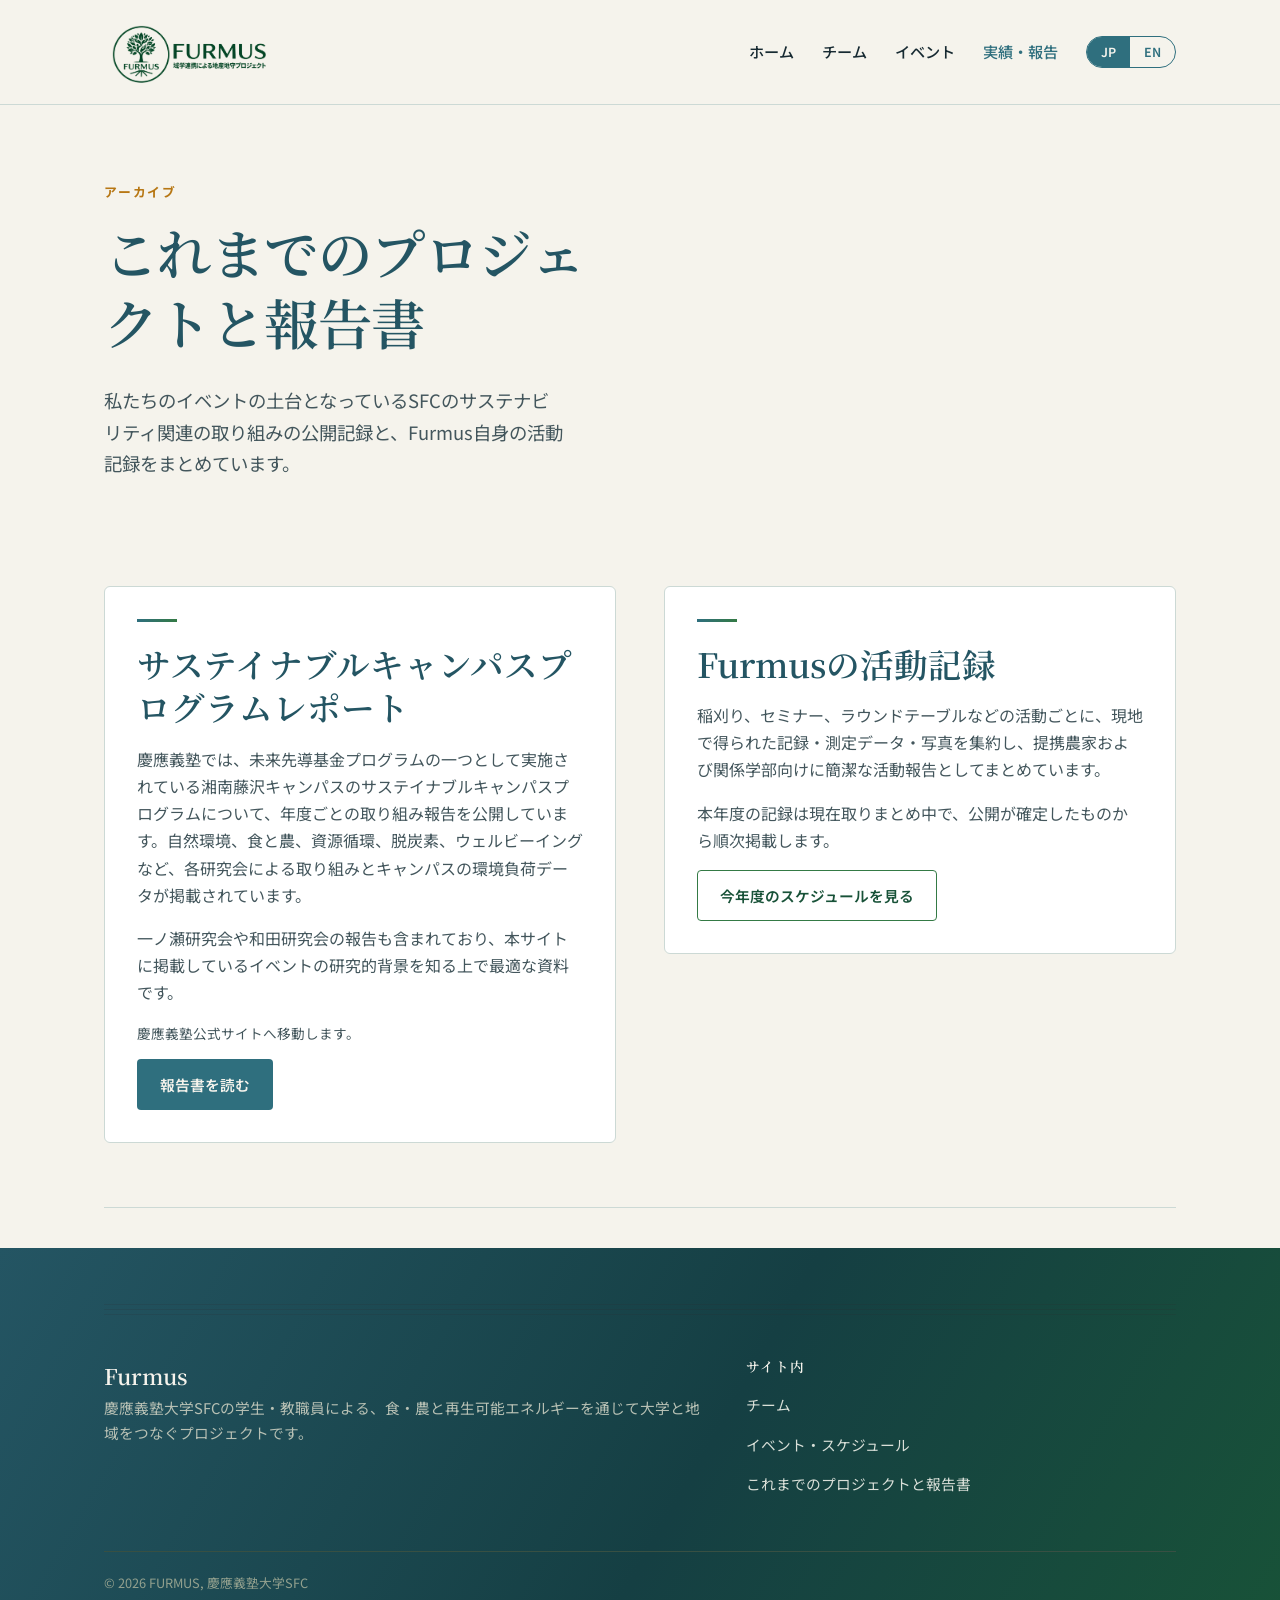
<file: reports.html>
<!DOCTYPE html>
<html lang="ja">
<head>
<meta charset="UTF-8">
<meta name="viewport" content="width=device-width, initial-scale=1.0">
<title>Previous projects and reports — Furmus</title>
<link rel="preconnect" href="https://fonts.googleapis.com">
<link href="https://fonts.googleapis.com/css2?family=Noto+Serif+JP:wght@500;600;700&family=Noto+Sans+JP:wght@400;500;700&display=swap" rel="stylesheet">
<link rel="stylesheet" href="styles.css">
</head>
<body>

<header class="site-header">
  <div class="wrap">
    <a href="index.html" class="brand">
      <img src="furmus-logo-horizontal.png" alt="FURMUS 域学連携による地産地守プロジェクト" class="brand-lockup">
    </a>
    <nav class="nav-main">
      <a href="index.html" data-en>Home</a>
      <a href="index.html" data-jp>ホーム</a>
      <a href="team.html" data-en>Team</a>
      <a href="team.html" data-jp>チーム</a>
      <a href="events.html" data-en>Events</a>
      <a href="events.html" data-jp>イベント</a>
      <a href="reports.html" class="active" data-en>Reports</a>
      <a href="reports.html" class="active" data-jp>実績・報告</a>
      <div class="lang-toggle">
        <button data-lang-btn="ja" class="is-active">JP</button>
        <button data-lang-btn="en">EN</button>
      </div>
    </nav>
    <button class="nav-toggle" aria-label="Toggle menu"><span></span><span></span><span></span></button>
  </div>
</header>

<div class="field-rule"></div>

<section class="hero" style="padding-bottom:24px;">
  <div class="wrap">
    <div class="hero-eyebrow" data-en>Archive</div>
    <div class="hero-eyebrow" data-jp>アーカイブ</div>
    <h1 data-en>Previous projects and reports</h1>
    <h1 data-jp>これまでのプロジェクトと報告書</h1>
    <p class="hero-lede" data-en>Published records of the sustainability work at SFC that our events grow out of, together with our own project notes.</p>
    <p class="hero-lede" data-jp>私たちのイベントの土台となっているSFCのサステナビリティ関連の取り組みの公開記録と、Furmus自身の活動記録をまとめています。</p>
  </div>
</section>

<section>
  <div class="wrap">
    <div class="two-col">

      <div class="mv-card">
        <h2 data-en>SFC Sustainable Campus Program Report</h2>
        <h2 data-jp>サステイナブルキャンパスプログラムレポート</h2>
        <p data-en>Keio University publishes an annual record of the Sustainable Campus Program at Shonan Fujisawa Campus, run as part of the Keio Future Initiative Fund. The reports cover work by individual seminars on natural environment, food and agriculture, resource circulation, decarbonisation, and wellbeing, along with campus environmental data.</p>
        <p data-jp>慶應義塾では、未来先導基金プログラムの一つとして実施されている湘南藤沢キャンパスのサステイナブルキャンパスプログラムについて、年度ごとの取り組み報告を公開しています。自然環境、食と農、資源循環、脱炭素、ウェルビーイングなど、各研究会による取り組みとキャンパスの環境負荷データが掲載されています。</p>
        <p data-en>Reports from the Ichinose Seminar and the Wada Seminar are included, so the archive is the best place to read the research background behind several of the events on our schedule.</p>
        <p data-jp>一ノ瀬研究会や和田研究会の報告も含まれており、本サイトに掲載しているイベントの研究的背景を知る上で最適な資料です。</p>
        <p style="font-size:0.85rem;" data-en>Opens on the Keio University website.</p>
        <p style="font-size:0.85rem;" data-jp>慶應義塾公式サイトへ移動します。</p>
        <a href="https://www.keio.ac.jp/en/sfc/engagement/sustainability/report/" class="btn btn-primary" target="_blank" rel="noopener" data-en>Read the reports</a>
        <a href="https://www.keio.ac.jp/ja/sfc/engagement/sustainability/report/" class="btn btn-primary" target="_blank" rel="noopener" data-jp>報告書を読む</a>
      </div>

      <div class="mv-card">
        <h2 data-en>Furmus project records</h2>
        <h2 data-jp>Furmusの活動記録</h2>
        <p data-en>After each harvest day, seminar, and roundtable, we collect the notes, measurements, and photographs produced on site and publish a short record for the farming partners and departments involved.</p>
        <p data-jp>稲刈り、セミナー、ラウンドテーブルなどの活動ごとに、現地で得られた記録・測定データ・写真を集約し、提携農家および関係学部向けに簡潔な活動報告としてまとめています。</p>
        <p data-en>Records from the current academic year are being compiled and will be listed here as they are approved for publication.</p>
        <p data-jp>本年度の記録は現在取りまとめ中で、公開が確定したものから順次掲載します。</p>
        <a href="events.html" class="btn btn-outline" data-en>See the current schedule</a>
        <a href="events.html" class="btn btn-outline" data-jp>今年度のスケジュールを見る</a>
      </div>

    </div>
  </div>
</section>

<div class="wrap"><hr class="field-divider"></div>

<footer class="site-footer" id="contact">
  <div class="wrap">
    <div class="field-rule"></div>
    <div class="footer-grid">
      <div>
        <a href="index.html" class="brand">Furmus</a>
        <p data-en>A Keio SFC student and faculty project connecting the campus with the surrounding region through food, farming, and renewable energy.</p>
        <p data-jp>慶應義塾大学SFCの学生・教職員による、食・農と再生可能エネルギーを通じて大学と地域をつなぐプロジェクトです。</p>
      </div>
      <div>
        <h4 data-en>Explore</h4>
        <h4 data-jp>サイト内</h4>
        <p><a href="team.html" data-en>Team</a><a href="team.html" data-jp>チーム</a></p>
        <p><a href="events.html" data-en>Events &amp; Schedule</a><a href="events.html" data-jp>イベント・スケジュール</a></p>
        <p><a href="reports.html" data-en>Previous projects &amp; reports</a><a href="reports.html" data-jp>これまでのプロジェクトと報告書</a></p>
      </div>
    </div>
    <div class="footer-bottom">
      <span data-en>© 2026 FURMUS, Keio University SFC.</span>
      <span data-jp>© 2026 FURMUS, 慶應義塾大学SFC</span>
    </div>
  </div>
</footer>

<script src="script.js"></script>
</body>
</html>
</file>
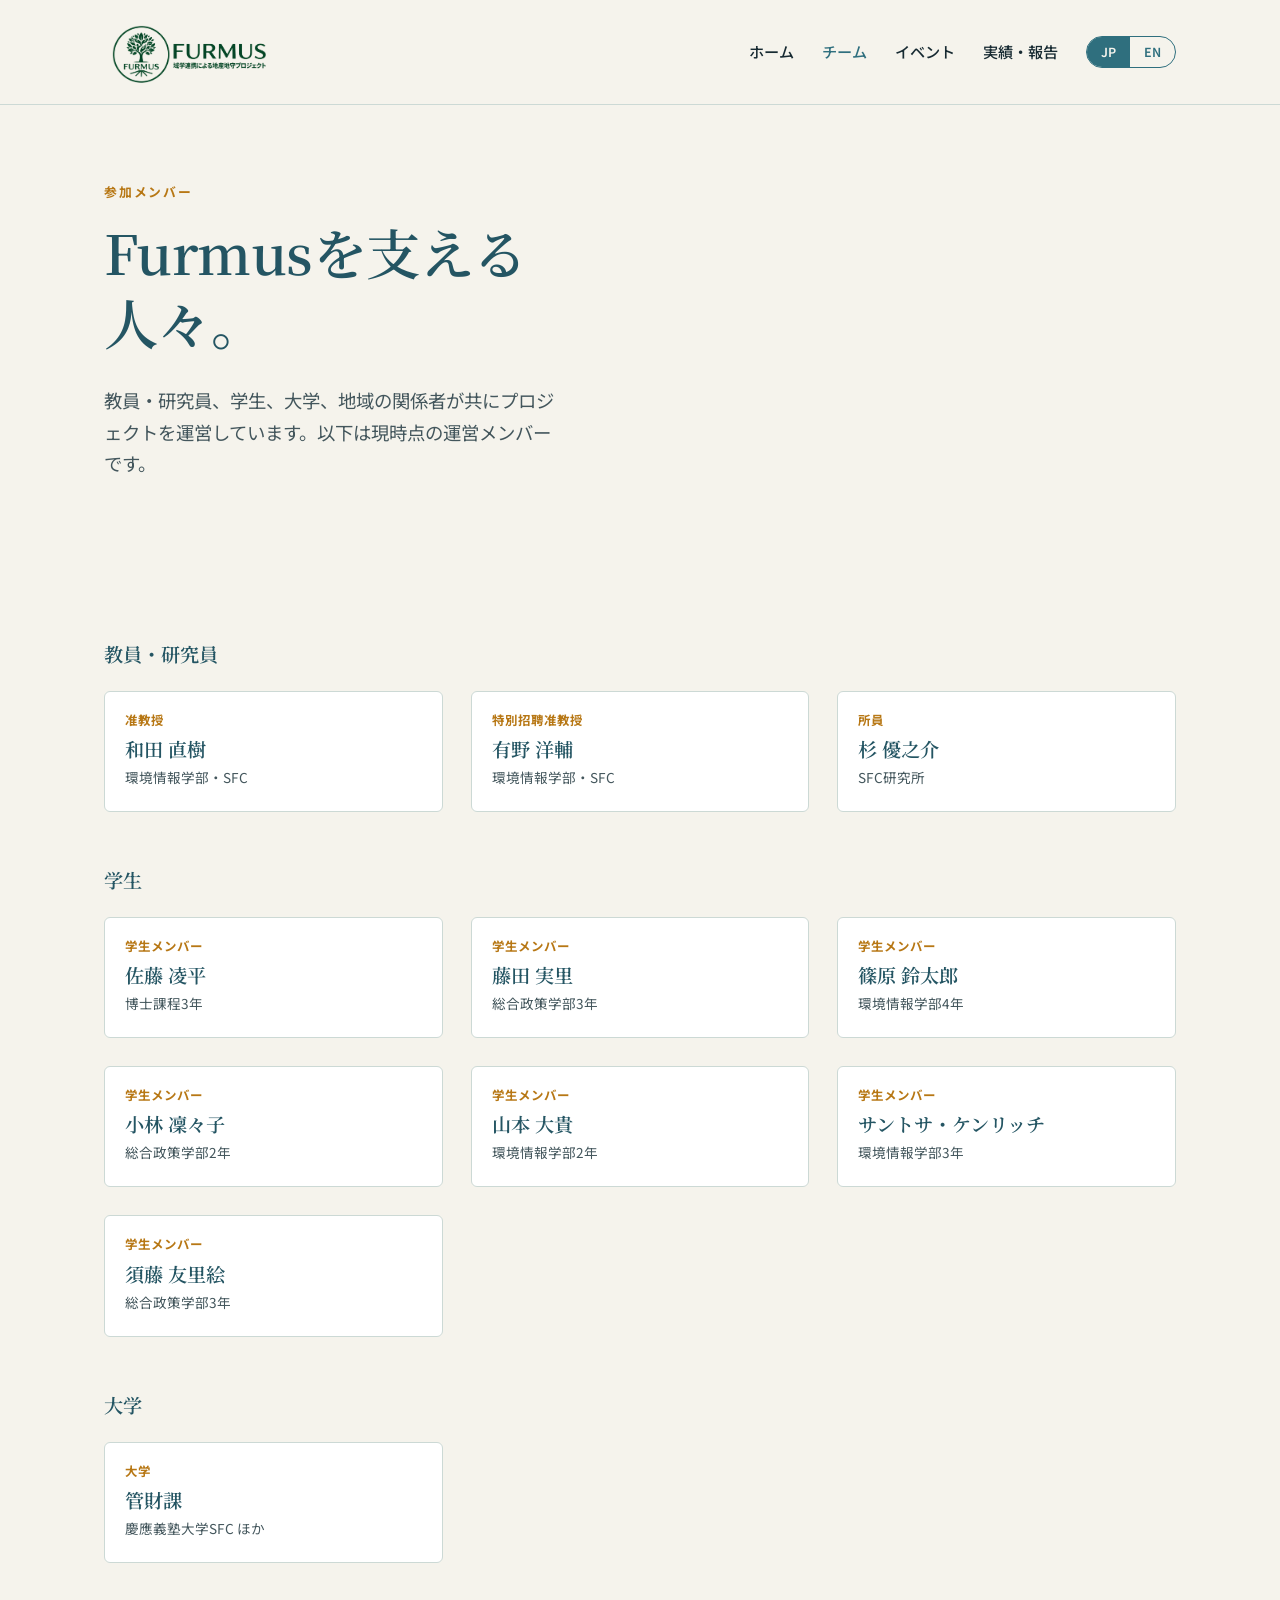
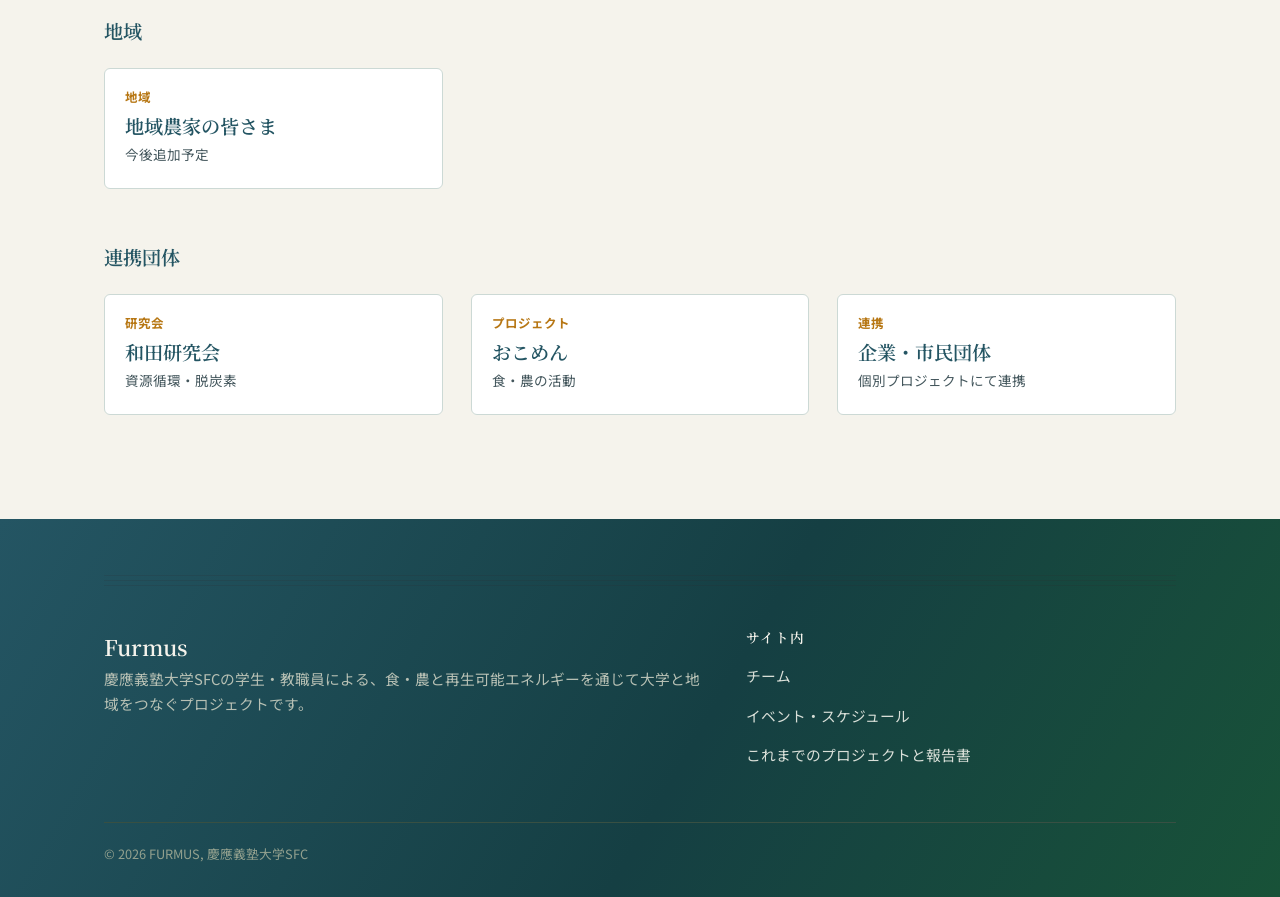
<file: team.html>
<!DOCTYPE html>
<html lang="ja">
<head>
<meta charset="UTF-8">
<meta name="viewport" content="width=device-width, initial-scale=1.0">
<title>Team — Furmus</title>
<link rel="preconnect" href="https://fonts.googleapis.com">
<link href="https://fonts.googleapis.com/css2?family=Noto+Serif+JP:wght@500;600;700&family=Noto+Sans+JP:wght@400;500;700&display=swap" rel="stylesheet">
<link rel="stylesheet" href="styles.css">
</head>
<body>

<header class="site-header">
  <div class="wrap">
    <a href="index.html" class="brand">
      <img src="furmus-logo-horizontal.png" alt="FURMUS 域学連携による地産地守プロジェクト" class="brand-lockup">
    </a>
    <nav class="nav-main" id="primary-navigation">
      <a href="index.html" data-en>Home</a>
      <a href="index.html" data-jp>ホーム</a>
      <a href="team.html" class="active" data-en>Team</a>
      <a href="team.html" class="active" data-jp>チーム</a>
      <a href="events.html" data-en>Events</a>
      <a href="events.html" data-jp>イベント</a>
      <a href="reports.html" data-en>Reports</a>
      <a href="reports.html" data-jp>実績・報告</a>
      <div class="lang-toggle">
        <button data-lang-btn="ja" class="is-active">JP</button>
        <button data-lang-btn="en">EN</button>
      </div>
    </nav>
    <button class="nav-toggle" aria-label="Toggle menu" aria-controls="primary-navigation" aria-expanded="false"><span></span><span></span><span></span></button>
  </div>
</header>

<div class="field-rule"></div>

<section class="hero" style="padding-bottom:24px;">
  <div class="wrap">
    <div class="hero-eyebrow" data-en>Who's involved</div>
    <div class="hero-eyebrow" data-jp>参加メンバー</div>
    <h1 data-en>The people behind Furmus.</h1>
    <h1 data-jp>Furmusを支える人々。</h1>
    <p class="hero-lede" data-en>Faculty, researchers, students, university offices, and regional partners running the project together. Members as of the current academic year.</p>
    <p class="hero-lede" data-jp>教員・研究員、学生、大学、地域の関係者が共にプロジェクトを運営しています。以下は現時点の運営メンバーです。</p>
  </div>
</section>

<section>
  <div class="wrap">

    <h3 class="team-group-label" data-en>Faculty and Researchers</h3>
    <h3 class="team-group-label" data-jp>教員・研究員</h3>
    <div class="team-grid">
      <div class="person-card">
        <div class="person-photo"></div>
        <div class="person-body">
          <div class="person-role" data-en>Associate Professor</div>
          <div class="person-role" data-jp>准教授</div>
          <h3 data-en>Naoki Wada</h3>
          <h3 data-jp>和田 直樹</h3>
          <p class="person-affil" data-en>Faculty of Environment &amp; Information Studies, SFC</p>
          <p class="person-affil" data-jp>環境情報学部・SFC</p>
        </div>
      </div>
      <div class="person-card">
        <div class="person-photo"></div>
        <div class="person-body">
          <div class="person-role" data-en>Specially Appointed Associate Professor</div>
          <div class="person-role" data-jp>特別招聘准教授</div>
          <h3 data-en>Yosuke Arino</h3>
          <h3 data-jp>有野 洋輔</h3>
          <p class="person-affil" data-en>Faculty of Environment &amp; Information Studies, SFC</p>
          <p class="person-affil" data-jp>環境情報学部・SFC</p>
        </div>
      </div>
      <div class="person-card">
        <div class="person-photo"></div>
        <div class="person-body">
          <div class="person-role" data-en>Researcher</div>
          <div class="person-role" data-jp>所員</div>
          <h3 data-en>Yunosuke Sugi</h3>
          <h3 data-jp>杉 優之介</h3>
          <p class="person-affil" data-en>Keio Research Institute at SFC</p>
          <p class="person-affil" data-jp>SFC研究所</p>
        </div>
      </div>
    </div>

    <h3 class="team-group-label" data-en>Students</h3>
    <h3 class="team-group-label" data-jp>学生</h3>
    <div class="team-grid">
      <div class="person-card">
        <div class="person-photo"></div>
        <div class="person-body">
          <div class="person-role" data-en>Student member</div>
          <div class="person-role" data-jp>学生メンバー</div>
          <h3 data-en>Ryohei Sato</h3>
          <h3 data-jp>佐藤 凌平</h3>
          <p class="person-affil" data-en>Doctoral programme, D3</p>
          <p class="person-affil" data-jp>博士課程3年</p>
        </div>
      </div>
      <div class="person-card">
        <div class="person-photo"></div>
        <div class="person-body">
          <div class="person-role" data-en>Student member</div>
          <div class="person-role" data-jp>学生メンバー</div>
          <h3 data-en>Minori Fujita</h3>
          <h3 data-jp>藤田 実里</h3>
          <p class="person-affil" data-en>Policy Management, 3rd year</p>
          <p class="person-affil" data-jp>総合政策学部3年</p>
        </div>
      </div>
      <div class="person-card">
        <div class="person-photo"></div>
        <div class="person-body">
          <div class="person-role" data-en>Student member</div>
          <div class="person-role" data-jp>学生メンバー</div>
          <h3 data-en>Suzutaro Shinohara</h3>
          <h3 data-jp>篠原 鈴太郎</h3>
          <p class="person-affil" data-en>Environment &amp; Information Studies, 4th year</p>
          <p class="person-affil" data-jp>環境情報学部4年</p>
        </div>
      </div>
      <div class="person-card">
        <div class="person-photo"></div>
        <div class="person-body">
          <div class="person-role" data-en>Student member</div>
          <div class="person-role" data-jp>学生メンバー</div>
          <h3 data-en>Ririko Kobayashi</h3>
          <h3 data-jp>小林 凜々子</h3>
          <p class="person-affil" data-en>Policy Management, 2nd year</p>
          <p class="person-affil" data-jp>総合政策学部2年</p>
        </div>
      </div>
      <div class="person-card">
        <div class="person-photo"></div>
        <div class="person-body">
          <div class="person-role" data-en>Student member</div>
          <div class="person-role" data-jp>学生メンバー</div>
          <h3 data-en>Daiki Yamamoto</h3>
          <h3 data-jp>山本 大貴</h3>
          <p class="person-affil" data-en>Environment &amp; Information Studies, 2nd year</p>
          <p class="person-affil" data-jp>環境情報学部2年</p>
        </div>
      </div>
      <div class="person-card">
        <div class="person-photo"></div>
        <div class="person-body">
          <div class="person-role" data-en>Student member</div>
          <div class="person-role" data-jp>学生メンバー</div>
          <h3 data-en>Kenrich Santosa</h3>
          <h3 data-jp>サントサ・ケンリッチ</h3>
          <p class="person-affil" data-en>Environment &amp; Information Studies, 3rd year</p>
          <p class="person-affil" data-jp>環境情報学部3年</p>
        </div>
      </div>
      <div class="person-card">
        <div class="person-photo"></div>
        <div class="person-body">
          <div class="person-role" data-en>Student member</div>
          <div class="person-role" data-jp>学生メンバー</div>
          <h3 data-en>Yurie Sudo</h3>
          <h3 data-jp>須藤 友里絵</h3>
          <p class="person-affil" data-en>Policy Management, 3rd year</p>
          <p class="person-affil" data-jp>総合政策学部3年</p>
        </div>
      </div>
    </div>

    <h3 class="team-group-label" data-en>University</h3>
    <h3 class="team-group-label" data-jp>大学</h3>
    <div class="team-grid">
      <div class="person-card">
        <div class="person-photo"></div>
        <div class="person-body">
          <div class="person-role" data-en>Administration</div>
          <div class="person-role" data-jp>大学</div>
          <h3 data-en>Property Management Office</h3>
          <h3 data-jp>管財課</h3>
          <p class="person-affil" data-en>Keio University SFC, with other offices</p>
          <p class="person-affil" data-jp>慶應義塾大学SFC ほか</p>
        </div>
      </div>
    </div>

    <h3 class="team-group-label" data-en>Region</h3>
    <h3 class="team-group-label" data-jp>地域</h3>
    <div class="team-grid">
      <div class="person-card">
        <div class="person-photo"></div>
        <div class="person-body">
          <div class="person-role" data-en>Regional partners</div>
          <div class="person-role" data-jp>地域</div>
          <h3 data-en>Local farming partners</h3>
          <h3 data-jp>地域農家の皆さま</h3>
          <p class="person-affil" data-en>To be listed as partnerships are confirmed</p>
          <p class="person-affil" data-jp>今後追加予定</p>
        </div>
      </div>
    </div>

    <h3 class="team-group-label" data-en>Partner Organisations</h3>
    <h3 class="team-group-label" data-jp>連携団体</h3>
    <div class="team-grid">
      <div class="person-card">
        <div class="person-body">
          <div class="person-role" data-en>Seminar</div>
          <div class="person-role" data-jp>研究会</div>
          <h3 data-en>Wada Seminar</h3>
          <h3 data-jp>和田研究会</h3>
          <p class="person-affil" data-en>Resource circulation and decarbonisation</p>
          <p class="person-affil" data-jp>資源循環・脱炭素</p>
        </div>
      </div>
      <div class="person-card">
        <div class="person-body">
          <div class="person-role" data-en>Project</div>
          <div class="person-role" data-jp>プロジェクト</div>
          <h3 data-en>Okomen</h3>
          <h3 data-jp>おこめん</h3>
          <p class="person-affil" data-en>Food and farming activities</p>
          <p class="person-affil" data-jp>食・農の活動</p>
        </div>
      </div>
      <div class="person-card">
        <div class="person-body">
          <div class="person-role" data-en>Collaborators</div>
          <div class="person-role" data-jp>連携</div>
          <h3 data-en>Businesses and civic groups</h3>
          <h3 data-jp>企業・市民団体</h3>
          <p class="person-affil" data-en>Working with Furmus on individual projects</p>
          <p class="person-affil" data-jp>個別プロジェクトにて連携</p>
        </div>
      </div>
    </div>

  </div>
</section>

<footer class="site-footer" id="contact">
  <div class="wrap">
    <div class="field-rule"></div>
    <div class="footer-grid">
      <div>
        <a href="index.html" class="brand">Furmus</a>
        <p data-en>A Keio SFC student and faculty project connecting the campus with the surrounding region through food, farming, and renewable energy.</p>
        <p data-jp>慶應義塾大学SFCの学生・教職員による、食・農と再生可能エネルギーを通じて大学と地域をつなぐプロジェクトです。</p>
      </div>
      <div>
        <h4 data-en>Explore</h4>
        <h4 data-jp>サイト内</h4>
        <p><a href="team.html" data-en>Team</a><a href="team.html" data-jp>チーム</a></p>
        <p><a href="events.html" data-en>Events &amp; Schedule</a><a href="events.html" data-jp>イベント・スケジュール</a></p>
        <p><a href="reports.html" data-en>Previous projects &amp; reports</a><a href="reports.html" data-jp>これまでのプロジェクトと報告書</a></p>
      </div>
    </div>
    <div class="footer-bottom">
      <span data-en>© 2026 FURMUS, Keio University SFC.</span>
      <span data-jp>© 2026 FURMUS, 慶應義塾大学SFC</span>
    </div>
  </div>
</footer>

<script src="script.js"></script>
</body>
</html>
</file>
<file: styles.css>
/* ================================
   Furmus — design tokens
   ================================ */
:root {
  --paper: #f5f3ec;
  --paper-warm: #edf2ee;
  --ink: #172a32;
  --ink-soft: #43565c;
  --blue: #2f6f7e;
  --blue-deep: #245563;
  --blue-soft: #dbe8e9;
  --green: #347a45;
  --green-deep: #185238;
  --green-soft: #e2eee4;
  --gold: #d89b18;
  --clay: #b77714;
  --slate: #3f7580;
  --line: #ccd9d5;
  --max: 1120px;

  --font-display: "Noto Serif JP", "Noto Serif", serif;
  --font-body: "Noto Sans JP", "Noto Sans", sans-serif;
}

* { box-sizing: border-box; }

html, body {
  max-width: 100%;
  overflow-x: hidden;
}

html { scroll-behavior: smooth; }

@media (prefers-reduced-motion: reduce) {
  html { scroll-behavior: auto; }
  * { animation-duration: 0.01ms !important; animation-iteration-count: 1 !important; transition-duration: 0.01ms !important; }
}

body {
  margin: 0;
  background: var(--paper);
  color: var(--ink);
  font-family: var(--font-body);
  font-size: 16px;
  line-height: 1.7;
  -webkit-font-smoothing: antialiased;
}

h1, h2, h3, h4 {
  font-family: var(--font-display);
  color: var(--blue-deep);
  line-height: 1.3;
  margin: 0 0 0.5em;
  font-weight: 600;
}

h1 { font-size: clamp(2.1rem, 4.5vw, 3.4rem); letter-spacing: -0.01em; }
h2 { font-size: clamp(1.5rem, 3vw, 2.1rem); }
h3 { font-size: 1.2rem; }

p { margin: 0 0 1em; color: var(--ink-soft); }

a {
  color: var(--slate);
  text-decoration: none;
}
a:hover { text-decoration: underline; }

a:focus-visible,
button:focus-visible,
input:focus-visible,
[tabindex]:focus-visible {
  outline: 2px solid var(--clay);
  outline-offset: 3px;
}

img { max-width: 100%; height: auto; display: block; }

.hero-grid > *,
.two-col > *,
.team-grid > *,
.footer-grid > *,
.schedule-entry > * {
  min-width: 0;
}

h1, h2, h3, h4, p, a, span {
  overflow-wrap: break-word;
}

.wrap {
  max-width: var(--max);
  margin: 0 auto;
  padding: 0 24px;
}

/* ---- field-row motif ---- */
.field-rule {
  height: 14px;
  background-image: repeating-linear-gradient(
    to bottom,
    var(--line) 0px, var(--line) 1px,
    transparent 1px, transparent 5px
  );
  opacity: 0.9;
}

/* One line under the header only: the header's own border is kept */
.site-header + .field-rule { display: none; }

.field-divider {
  border: none;
  height: 1px;
  background: var(--line);
  margin: 0;
}

/* ================================
   Header / Nav
   ================================ */
.site-header {
  position: sticky;
  top: 0;
  z-index: 50;
  background: rgba(245, 243, 236, 0.96);
  backdrop-filter: blur(10px);
  border-bottom: 1px solid var(--line);
}

.site-header .wrap {
  display: flex;
  align-items: center;
  justify-content: space-between;
  height: 104px;
}

.brand {
  font-family: var(--font-display);
  font-size: 1.35rem;
  font-weight: 600;
  color: var(--green-deep);
  letter-spacing: 0.01em;
}
.site-header .brand {
  display: inline-flex;
  align-items: center;
  gap: 10px;
  line-height: 1.05;
}
.brand-lockup {
  display: block;
  width: 170px;
  height: auto;
  flex: 0 0 auto;
}
.brand:hover { text-decoration: none; }
.brand small {
  display: block;
  font-family: var(--font-body);
  font-size: 0.65rem;
  font-weight: 400;
  letter-spacing: 0.08em;
  color: var(--ink-soft);
  text-transform: uppercase;
}

.nav-main {
  display: flex;
  align-items: center;
  gap: 28px;
}

.nav-main a {
  color: var(--ink);
  font-size: 0.95rem;
  font-weight: 500;
}
.nav-main a:hover { color: var(--blue); text-decoration: none; }

.nav-main a.active {
  color: var(--blue);
}

.lang-toggle {
  display: inline-flex;
  border: 1px solid var(--blue);
  border-radius: 999px;
  overflow: hidden;
  font-size: 0.78rem;
  font-weight: 600;
  letter-spacing: 0.03em;
}
.lang-toggle button {
  border: none;
  background: transparent;
  color: var(--blue);
  padding: 6px 14px;
  cursor: pointer;
  font-family: var(--font-body);
  font-size: inherit;
  font-weight: inherit;
}
.lang-toggle button.is-active {
  background: var(--blue);
  color: var(--paper);
}

.nav-toggle {
  display: none;
  border: none;
  background: transparent;
  cursor: pointer;
  padding: 8px;
  min-width: 44px;
  min-height: 44px;
  position: relative;
  z-index: 2;
}
.nav-toggle span {
  display: block;
  width: 24px;
  height: 2px;
  background: var(--ink);
  margin: 5px 0;
}

/* ================================
   Hero
   ================================ */
.hero {
  padding: 76px 0 64px;
  position: relative;
}

.hero-grid {
  display: grid;
  grid-template-columns: minmax(0, 1.05fr) minmax(340px, 0.95fr);
  align-items: center;
  gap: clamp(36px, 7vw, 88px);
}

.hero-logo-wrap {
  display: flex;
  justify-content: center;
  align-items: center;
}

.hero-logo {
  width: min(100%, 520px);
  filter: drop-shadow(0 18px 28px rgba(24, 82, 56, 0.15));
}

.hero-eyebrow {
  font-size: 0.8rem;
  letter-spacing: 0.14em;
  text-transform: uppercase;
  color: var(--clay);
  font-weight: 700;
  margin-bottom: 14px;
}

.hero h1 { max-width: 16ch; }

.hero-lede {
  font-size: 1.15rem;
  max-width: 46ch;
  margin-top: 18px;
}

.hero-actions {
  display: flex;
  gap: 14px;
  margin-top: 28px;
  flex-wrap: wrap;
}

/* ================================
   Buttons
   ================================ */
.btn {
  display: inline-flex;
  align-items: center;
  gap: 8px;
  padding: 12px 22px;
  border-radius: 4px;
  font-weight: 600;
  font-size: 0.92rem;
  border: 1px solid transparent;
  cursor: pointer;
  font-family: var(--font-body);
}
.btn:hover { text-decoration: none; }

.btn-primary {
  background: var(--blue);
  color: var(--paper);
}
.btn-primary:hover { background: var(--blue-deep); }

.btn-outline {
  background: transparent;
  color: var(--green-deep);
  border-color: var(--green);
}
.btn-outline:hover { background: var(--paper-warm); }

.btn-clay {
  background: var(--clay);
  color: var(--paper);
}
.btn-clay:hover { background: #96482e; }

/* ================================
   Sections
   ================================ */
section { padding: 64px 0; }

.section-head {
  display: flex;
  align-items: baseline;
  justify-content: space-between;
  gap: 24px;
  margin-bottom: 36px;
  flex-wrap: wrap;
}

.section-label {
  font-size: 0.78rem;
  letter-spacing: 0.14em;
  text-transform: uppercase;
  color: var(--green);
  font-weight: 700;
}

.two-col {
  display: grid;
  grid-template-columns: 1fr 1fr;
  gap: 48px;
  align-items: start;
}

.mv-card {
  background: #fff;
  border: 1px solid var(--line);
  border-radius: 6px;
  padding: 32px;
  position: relative;
}
.mv-card::before {
  content: "";
  display: block;
  width: 40px;
  height: 3px;
  background: linear-gradient(90deg, var(--blue), var(--green));
  margin-bottom: 20px;
}

/* video */
.video-frame {
  position: relative;
  width: 100%;
  aspect-ratio: 16/9;
  background: linear-gradient(135deg, var(--blue-deep), var(--green-deep));
  border-radius: 6px;
  overflow: hidden;
}
.video-frame iframe {
  width: 100%;
  height: 100%;
  border: 0;
  display: block;
}
.video-placeholder {
  position: absolute;
  inset: 0;
  display: flex;
  align-items: center;
  justify-content: center;
  flex-direction: column;
  gap: 10px;
  color: var(--paper);
  text-align: center;
  padding: 24px;
}
.video-placeholder .play-dot {
  width: 56px;
  height: 56px;
  border-radius: 50%;
  border: 2px solid var(--paper);
  display: flex;
  align-items: center;
  justify-content: center;
}

.upload-note {
  margin-top: 14px;
  font-size: 0.88rem;
  color: var(--ink-soft);
}

/* ================================
   Team grid
   ================================ */
.team-grid {
  display: grid;
  grid-template-columns: repeat(3, 1fr);
  gap: 28px;
}

.person-card {
  background: #fff;
  border: 1px solid var(--line);
  border-radius: 6px;
  overflow: hidden;
}
.person-photo {
  display: none; /* photo boxes hidden until photos are ready: delete this line to bring them back */
  aspect-ratio: 4/5;
  background: linear-gradient(160deg, var(--blue) 0%, var(--green) 100%);
}
.person-body { padding: 18px 20px 22px; }
.person-role {
  font-size: 0.78rem;
  text-transform: uppercase;
  letter-spacing: 0.08em;
  color: var(--clay);
  font-weight: 700;
  margin-bottom: 6px;
}
.person-body h3 { margin-bottom: 4px; }
.person-affil { font-size: 0.85rem; color: var(--ink-soft); margin: 0; }

.team-group-label {
  margin: 56px 0 24px;
}
.team-group-label:first-of-type { margin-top: 0; }

/* ================================
   Events
   ================================ */
.event-row {
  display: grid;
  grid-template-columns: 120px 1fr auto;
  gap: 24px;
  align-items: center;
  padding: 26px 0;
  border-bottom: 1px solid var(--line);
}
.event-row:first-of-type { border-top: 1px solid var(--line); }

.event-date {
  font-family: var(--font-display);
  color: var(--green-deep);
}
.event-date .day { font-size: 1.8rem; font-weight: 600; display: block; }
.event-date .month { font-size: 0.8rem; text-transform: uppercase; letter-spacing: 0.08em; color: var(--ink-soft); }

.event-info h3 { margin-bottom: 6px; }
.event-tags { display: flex; gap: 8px; flex-wrap: wrap; margin-top: 8px; }
.tag {
  font-size: 0.72rem;
  letter-spacing: 0.04em;
  text-transform: uppercase;
  font-weight: 700;
  padding: 4px 10px;
  border-radius: 999px;
  background: var(--blue-soft);
  color: var(--blue-deep);
  border: 1px solid var(--line);
}

/* event detail */
.event-hero {
  background: linear-gradient(120deg, var(--blue-deep), var(--green-deep));
  color: var(--paper);
  padding: 56px 0 44px;
}
.event-hero .hero-eyebrow { color: #e8b79a; }
.event-hero h1 { color: var(--paper); }
.event-hero p { color: #d9dfd8; }

.detail-grid {
  display: grid;
  grid-template-columns: 2fr 1fr;
  gap: 56px;
  align-items: start;
}

.info-card {
  background: #fff;
  border: 1px solid var(--line);
  border-radius: 6px;
  padding: 26px;
}
.info-card + .info-card { margin-top: 20px; }
.info-card h3 {
  font-size: 0.85rem;
  text-transform: uppercase;
  letter-spacing: 0.08em;
  color: var(--slate);
  margin-bottom: 14px;
}

.info-list { list-style: none; margin: 0; padding: 0; }
.info-list li {
  display: flex;
  gap: 10px;
  padding: 8px 0;
  border-bottom: 1px dashed var(--line);
  font-size: 0.92rem;
}
.info-list li:last-child { border-bottom: none; }
.info-list .label { color: var(--ink-soft); min-width: 92px; flex-shrink: 0; }

.person-inline {
  display: flex;
  gap: 12px;
  align-items: center;
  padding: 10px 0;
}
.person-inline .dot {
  width: 40px; height: 40px; border-radius: 50%;
  background: linear-gradient(160deg, var(--green) 0%, var(--slate) 100%);
  flex-shrink: 0;
}
.person-inline .name { font-weight: 600; color: var(--ink); font-size: 0.94rem; }
.person-inline .role { font-size: 0.8rem; color: var(--ink-soft); }

.schedule-list { list-style: none; margin: 0; padding: 0; }
.schedule-list li {
  display: grid;
  grid-template-columns: 90px 1fr;
  gap: 14px;
  padding: 12px 0;
  border-bottom: 1px solid var(--line);
}
.schedule-list li:last-child { border-bottom: none; }
.schedule-list .time { font-weight: 700; color: var(--green-deep); font-size: 0.9rem; }

/* Action Weeks schedule */
.action-weeks-intro {
  max-width: 760px;
  margin-bottom: 34px;
}

.featured-event {
  padding: 32px;
  margin-bottom: 42px;
  background: #fff;
  border: 1px solid var(--line);
  border-top: 5px solid var(--green);
  border-radius: 10px;
}

.featured-event-head {
  display: flex;
  align-items: flex-start;
  justify-content: space-between;
  gap: 28px;
  margin-bottom: 30px;
}

.featured-event-head > div:first-child { max-width: 760px; }

.event-badge {
  flex: 0 0 auto;
  padding: 8px 14px;
  border-radius: 999px;
  background: var(--green-soft);
  color: var(--green-deep);
  font-size: 0.8rem;
  font-weight: 700;
  letter-spacing: 0.04em;
  white-space: nowrap;
}

.featured-event-grid {
  display: grid;
  grid-template-columns: minmax(0, 1.05fr) minmax(280px, 0.95fr);
  gap: 32px;
  align-items: start;
}

.event-facts {
  border: 1px solid var(--line);
  border-radius: 8px;
  overflow: hidden;
}

.event-fact {
  display: grid;
  grid-template-columns: 118px minmax(0, 1fr);
  gap: 14px;
  padding: 15px 18px;
  border-bottom: 1px solid var(--line);
}

.event-fact strong {
  color: var(--blue-deep);
  font-size: 0.86rem;
}

.event-fact span { color: var(--ink-soft); }

.event-register {
  margin: 18px;
  justify-content: center;
}

.event-agenda {
  display: grid;
  gap: 14px;
}

.agenda-item {
  display: grid;
  grid-template-columns: 72px minmax(0, 1fr);
  gap: 16px;
  padding: 20px;
  background: var(--paper-warm);
  border-radius: 8px;
}

.agenda-item time {
  color: var(--green-deep);
  font-family: var(--font-display);
  font-size: 1.2rem;
  font-weight: 700;
}

.agenda-number {
  display: block;
  margin-bottom: 3px;
  color: var(--clay);
  font-size: 0.72rem;
  font-weight: 700;
  letter-spacing: 0.12em;
}

.agenda-item h3 { margin-bottom: 4px; }
.agenda-item p { margin-bottom: 0; }

.flyer-gallery {
  display: grid;
  grid-template-columns: repeat(2, minmax(0, 1fr));
  gap: 22px;
  margin-top: 32px;
}

.flyer-card {
  margin: 0;
  min-width: 0;
}

.flyer-card a {
  display: block;
  border: 1px solid var(--line);
  border-radius: 8px;
  overflow: hidden;
  background: var(--paper-warm);
}

.flyer-card a:hover {
  text-decoration: none;
  box-shadow: 0 12px 30px rgba(23, 42, 50, 0.12);
}

.flyer-card img {
  width: 100%;
  aspect-ratio: 1241 / 1755;
  object-fit: cover;
}

.flyer-card figcaption {
  padding: 10px 2px 0;
  color: var(--ink-soft);
  font-size: 0.82rem;
}

.action-weeks-grid {
  display: grid;
  grid-template-columns: 1fr 1fr;
  gap: 20px;
  align-items: stretch;
}

.week-card {
  padding: 0;
  border: 1px solid var(--line);
  border-radius: 8px;
  overflow: hidden;
  background: #fff;
}

.week-heading {
  padding: 24px 28px;
  background: var(--blue-soft);
  border-bottom: 4px solid var(--blue);
}

.week-card:nth-child(2) .week-heading {
  background: var(--green-soft);
  border-bottom-color: var(--green);
}

.week-heading strong {
  display: block;
  color: var(--ink);
  font-size: clamp(1.2rem, 2.5vw, 1.65rem);
  line-height: 1.25;
}

.week-heading span {
  display: block;
  margin-top: 4px;
  color: var(--ink-soft);
  font-size: 0.88rem;
  font-weight: 700;
  letter-spacing: 0.05em;
}

.schedule-column {
  padding: 10px 28px 18px;
}

.schedule-entry {
  display: grid;
  grid-template-columns: 86px 1fr;
  gap: 16px;
  padding: 22px 0;
  border-bottom: 1px solid var(--line);
}

.schedule-entry:last-child { border-bottom: 0; }

.schedule-date {
  color: var(--blue-deep);
  font-family: var(--font-display);
  font-size: 0.9rem;
  font-weight: 700;
  line-height: 1.35;
  text-transform: uppercase;
}

.week-card:nth-child(2) .schedule-date { color: var(--green-deep); }

.schedule-entry h3 { margin-bottom: 7px; }

/* Compact fact list and register button inside a schedule entry */
.entry-facts {
  display: grid;
  gap: 6px;
  margin: 12px 0 14px;
}
.entry-fact {
  display: grid;
  grid-template-columns: 78px minmax(0, 1fr);
  gap: 10px;
  font-size: 0.9rem;
}
.entry-fact strong {
  color: var(--blue-deep);
  font-size: 0.82rem;
}
.entry-fact span { color: var(--ink-soft); }
.entry-register {
  margin-top: 4px;
  padding: 10px 18px;
  font-size: 0.88rem;
}

.schedule-entry p:last-child { margin-bottom: 0; }
.schedule-note { margin-top: 18px; font-size: 0.88rem; }

/* ================================
   Footer
   ================================ */
.site-footer {
  background: linear-gradient(120deg, var(--blue-deep), #153f43 55%, var(--green-deep));
  color: #d9dfd8;
  padding: 56px 0 32px;
  margin-top: 40px;
}
.site-footer .field-rule { opacity: 0.15; margin-bottom: 40px; filter: invert(1); }
.footer-grid {
  display: grid;
  grid-template-columns: 1.4fr 1fr;
  gap: 40px;
}
.site-footer h4 {
  color: var(--paper);
  font-size: 0.85rem;
  text-transform: uppercase;
  letter-spacing: 0.08em;
  margin-bottom: 16px;
}
.site-footer .brand { color: var(--paper); }
.site-footer .brand small { color: #a9b3a6; }
.site-footer p { color: #b7c0b4; font-size: 0.92rem; }
.site-footer a { color: #d9dfd8; }
.footer-bottom {
  margin-top: 40px;
  padding-top: 20px;
  border-top: 1px solid #385043;
  font-size: 0.8rem;
  color: #92a08e;
  display: flex;
  justify-content: space-between;
  flex-wrap: wrap;
  gap: 8px;
}

/* ================================
   Language visibility
   ================================ */
/* Only ever hides the inactive language. The visible element keeps whatever
   display type it already has, so component styling is never overridden. */
html[lang="ja"] [data-en],
html[lang="en"] [data-jp] { display: none; }

/* ================================
   Responsive
   ================================ */
@media (max-width: 980px) {
  .nav-main {
    position: fixed;
    inset: 104px 0 0 0;
    background: var(--paper);
    flex-direction: column;
    align-items: flex-start;
    padding: 20px 24px 32px;
    gap: 0;
    width: 100%;
    height: calc(100vh - 104px);
    height: calc(100dvh - 104px);
    overflow-y: auto;
    transform: translateX(100%);
    visibility: hidden;
    pointer-events: none;
    transition: transform 0.25s ease, visibility 0s linear 0.25s;
  }
  .nav-main.is-open {
    transform: translateX(0);
    visibility: visible;
    pointer-events: auto;
    transition-delay: 0s;
  }
  .nav-main > a {
    width: 100%;
    padding: 14px 0;
    border-bottom: 1px solid var(--line);
    font-size: 1rem;
  }
  .nav-main .lang-toggle { margin-top: 24px; }
  .nav-toggle { display: block; }
  body.nav-open { overflow: hidden; }
}

@media (max-width: 880px) {
  .two-col, .detail-grid { grid-template-columns: 1fr; }
  .featured-event-grid { grid-template-columns: 1fr; }
  .hero-grid { grid-template-columns: minmax(0, 1fr) minmax(220px, 0.65fr); gap: 28px; }
  .team-grid { grid-template-columns: repeat(2, minmax(0, 1fr)); }
  .footer-grid { grid-template-columns: 1fr; gap: 28px; }
  .event-row { grid-template-columns: 70px minmax(0, 1fr); }
  .event-row .btn { grid-column: 1 / -1; justify-self: start; margin-top: 8px; }
}

@media (max-width: 760px) {
  .hero-grid { grid-template-columns: 1fr; }
  .hero-logo-wrap { order: -1; }
}

@media (max-width: 640px) {
  body { font-size: 15.5px; line-height: 1.65; }
  .wrap { padding-inline: 18px; }
  h1 { font-size: clamp(2rem, 10vw, 2.65rem); }
  h2 { font-size: clamp(1.4rem, 7vw, 1.9rem); }

  .team-grid { grid-template-columns: 1fr; }
  .site-header .wrap { height: 78px; }
  .brand-lockup { width: 118px; }
  .nav-main {
    inset: 78px 0 0 0;
    height: calc(100vh - 78px);
    height: calc(100dvh - 78px);
    padding-inline: 18px;
  }

  .hero { padding: 32px 0 38px; }
  .hero h1 { max-width: none; }
  .hero-logo { width: min(100%, 480px); }
  .hero-lede { font-size: 1.02rem; margin-top: 14px; }
  .hero-actions { margin-top: 22px; gap: 10px; }

  section { padding: 42px 0; }
  .section-head { margin-bottom: 28px; gap: 16px; }
  .mv-card { padding: 22px 20px; }
  .person-photo { aspect-ratio: 16 / 10; }
  .person-body { padding: 17px 18px 20px; }
  .team-group-label { margin-top: 40px; }

  .action-weeks-grid { grid-template-columns: 1fr; gap: 24px; }
  .featured-event { padding: 24px 20px; }
  .featured-event-head { display: block; margin-bottom: 24px; }
  .event-badge { display: inline-block; margin-top: 8px; }
  .event-fact { grid-template-columns: 1fr; gap: 4px; padding: 14px 16px; }
  .event-register { margin: 16px; }
  .flyer-gallery { grid-template-columns: 1fr; gap: 24px; margin-top: 26px; }
  .week-card { padding: 0; }
  .week-heading { padding: 20px 18px; }
  .schedule-column { padding: 4px 18px 12px; }
  .schedule-entry { grid-template-columns: 66px minmax(0, 1fr); gap: 12px; padding: 18px 0; }
  .schedule-entry h3 { font-size: 1.08rem; }

  .info-list li { display: grid; grid-template-columns: minmax(74px, auto) 1fr; }
  .info-list .label { min-width: 0; }
  .video-placeholder { padding: 18px; font-size: 0.92rem; }

  .site-footer { padding: 44px 0 24px; }
  .site-footer .field-rule { margin-bottom: 30px; }
  .footer-bottom { margin-top: 28px; flex-direction: column; }
}

@media (max-width: 440px) {
  .wrap { padding-inline: 16px; }
  .brand-lockup { width: 108px; }
  .btn { width: 100%; justify-content: center; min-height: 46px; }
  .section-head .btn { width: 100%; }
  .schedule-entry { grid-template-columns: 58px minmax(0, 1fr); gap: 10px; }
  .schedule-date { font-size: 0.78rem; }
  .week-heading strong { font-size: 1.2rem; }
  .agenda-item { grid-template-columns: 62px minmax(0, 1fr); padding: 16px; }
}

/* Lecture flyer inside a schedule entry: keep it a moderate size */
.entry-flyer { max-width: 360px; margin-top: 16px; }
</file>
